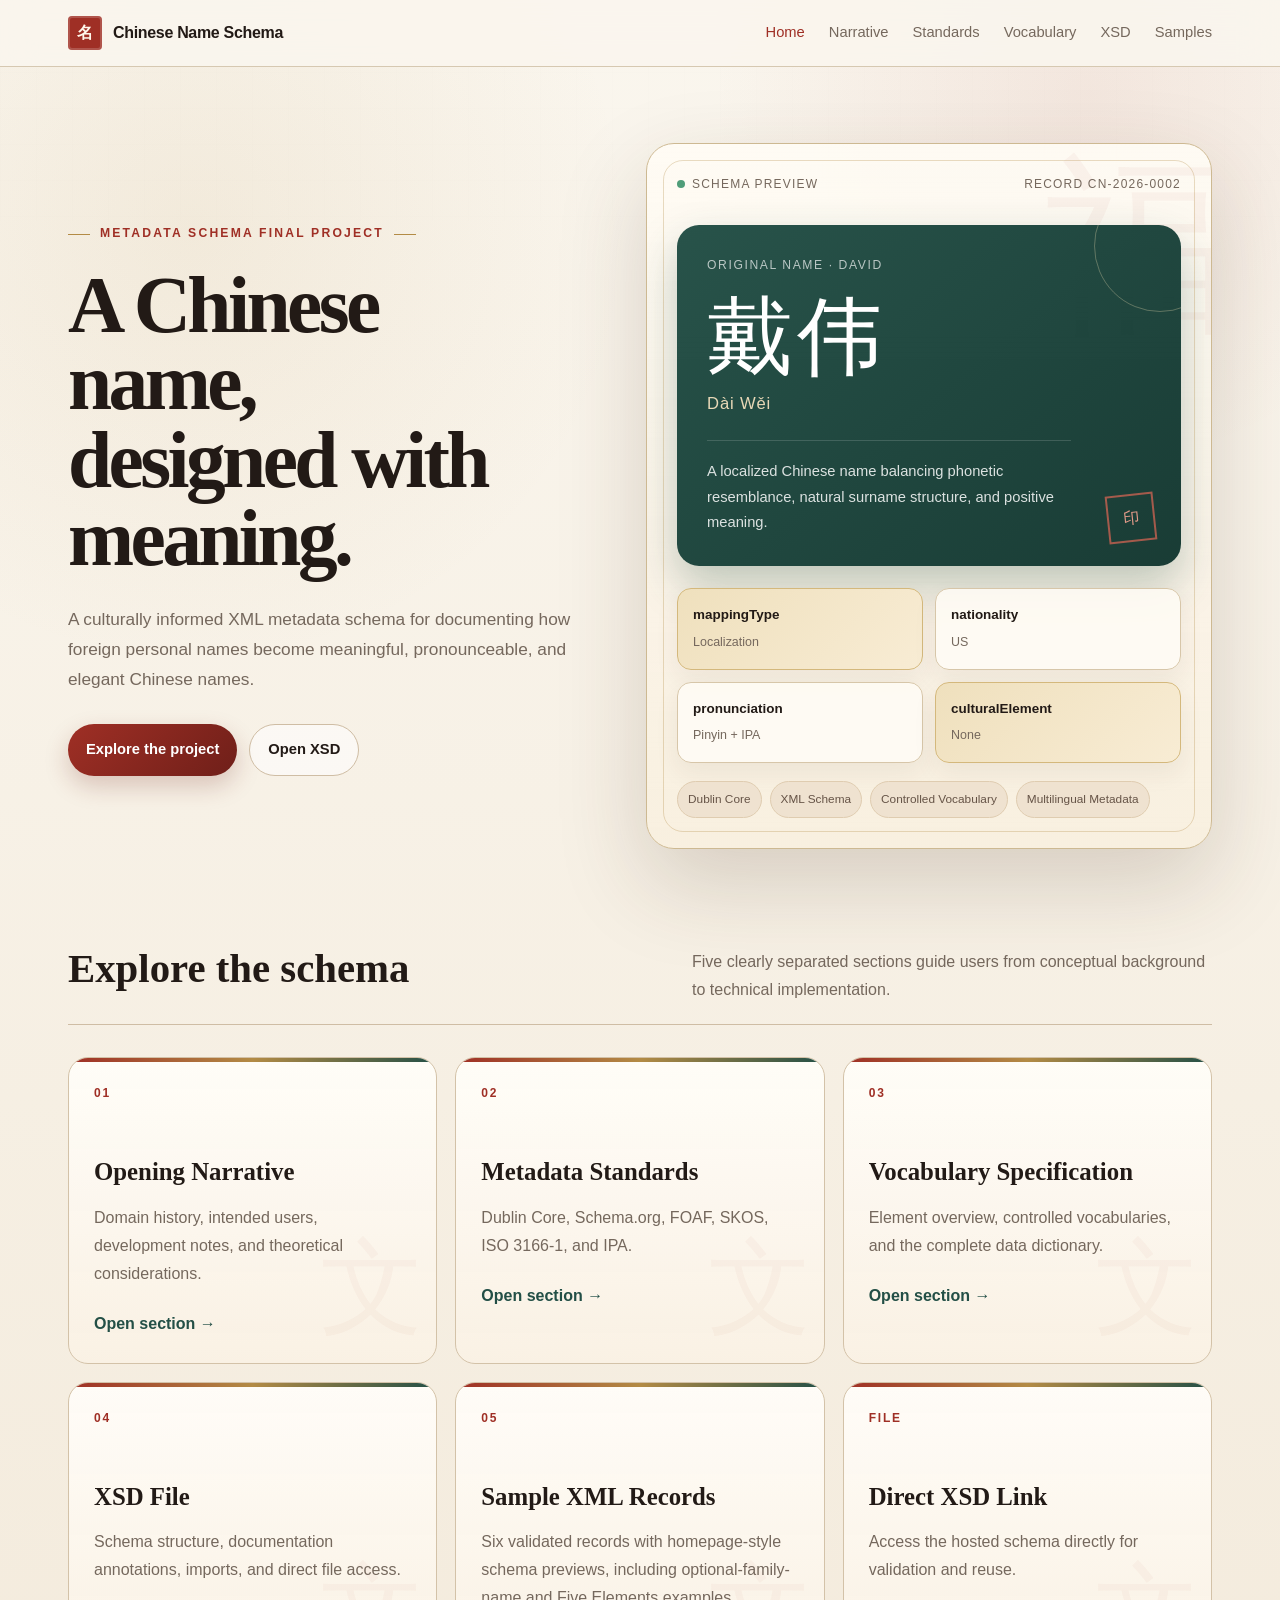
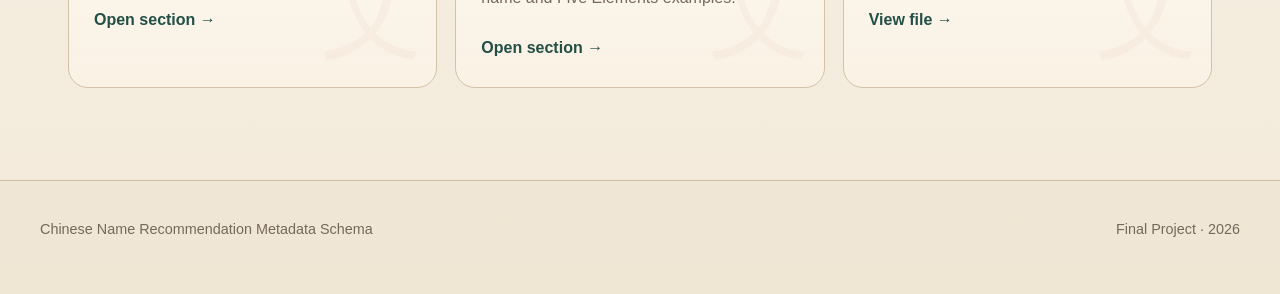
<file: index.html>
<!doctype html>
<html lang="en">
<head>
<meta charset="utf-8">
<meta name="viewport" content="width=device-width,initial-scale=1">
<title>Chinese Name Recommendation Metadata Schema</title>
<meta name="description" content="A culturally informed XML metadata schema for Chinese-name recommendations.">
<link rel="stylesheet" href="style.css">
</head>
<body>
<header class="site-header">
  <nav class="nav" aria-label="Primary navigation">
    <a class="brand" href="index.html">Chinese Name Schema</a>
    <button class="menu-button" type="button" aria-label="Open menu" aria-expanded="false">☰</button>
    <div class="nav-links"><a class="active" href="index.html">Home</a><a class="" href="about.html">Narrative</a><a class="" href="standards.html">Standards</a><a class="" href="vocabulary.html">Vocabulary</a><a class="" href="xsd.html">XSD</a><a class="" href="samples.html">Samples</a></div>
  </nav>
</header>
<main>
  <section class="hero">
    <div class="hero-copy">
      <div class="eyebrow">Metadata Schema Final Project</div>
      <h1>A Chinese name,<br>designed with meaning.</h1>
      <p>A culturally informed XML metadata schema for documenting how foreign personal names become meaningful, pronounceable, and elegant Chinese names.</p>
      <div class="hero-actions">
        <a class="btn-primary" href="about.html">Explore the project</a>
        <a class="btn-outline" href="cn_schema.xsd">Open XSD</a>
      </div>
    </div>

    <div class="hero-visual">
      <div class="visual-top">
        <span><span class="status-dot"></span>Schema preview</span>
        <span>Record CN-2026-0002</span>
      </div>
      <div class="name-card">
        <div class="original">Original name · David</div>
        <div class="hanzi">戴伟</div>
        <div class="pinyin">Dài Wěi</div>
        <div class="meaning">A localized Chinese name balancing phonetic resemblance, natural surname structure, and positive meaning.</div>
      </div>
      <div class="schema-map">
        <div class="node accent"><strong>mappingType</strong><span>Localization</span></div>
        <div class="node"><strong>nationality</strong><span>US</span></div>
        <div class="node"><strong>pronunciation</strong><span>Pinyin + IPA</span></div>
        <div class="node accent"><strong>culturalElement</strong><span>None</span></div>
      </div>
      <div class="chips">
        <span class="chip">Dublin Core</span><span class="chip">XML Schema</span><span class="chip">Controlled Vocabulary</span><span class="chip">Multilingual Metadata</span>
      </div>
    </div>
  </section>

  <section class="container">
    <div class="section-title">
      <h2>Explore the schema</h2>
      <p>Five clearly separated sections guide users from conceptual background to technical implementation.</p>
    </div>
    <div class="cards">
      <a class="card" href="about.html"><div class="card-num">01</div><h3>Opening Narrative</h3><p>Domain history, intended users, development notes, and theoretical considerations.</p><span class="arrow">Open section →</span></a>
      <a class="card" href="standards.html"><div class="card-num">02</div><h3>Metadata Standards</h3><p>Dublin Core, Schema.org, FOAF, SKOS, ISO 3166-1, and IPA.</p><span class="arrow">Open section →</span></a>
      <a class="card" href="vocabulary.html"><div class="card-num">03</div><h3>Vocabulary Specification</h3><p>Element overview, controlled vocabularies, and the complete data dictionary.</p><span class="arrow">Open section →</span></a>
      <a class="card" href="xsd.html"><div class="card-num">04</div><h3>XSD File</h3><p>Schema structure, documentation annotations, imports, and direct file access.</p><span class="arrow">Open section →</span></a>
      <a class="card" href="samples.html"><div class="card-num">05</div><h3>Sample XML Records</h3><p>Six validated records with homepage-style schema previews, including optional-family-name and Five Elements examples.</p><span class="arrow">Open section →</span></a>
      <a class="card" href="cn_schema.xsd"><div class="card-num">FILE</div><h3>Direct XSD Link</h3><p>Access the hosted schema directly for validation and reuse.</p><span class="arrow">View file →</span></a>
    </div>
  </section>
</main>
<footer class="footer">
  <div class="footer-inner">
    <span>Chinese Name Recommendation Metadata Schema</span>
    <span>Final Project · 2026</span>
  </div>
</footer>
<script src="script.js"></script>
</body>
</html>
</file>
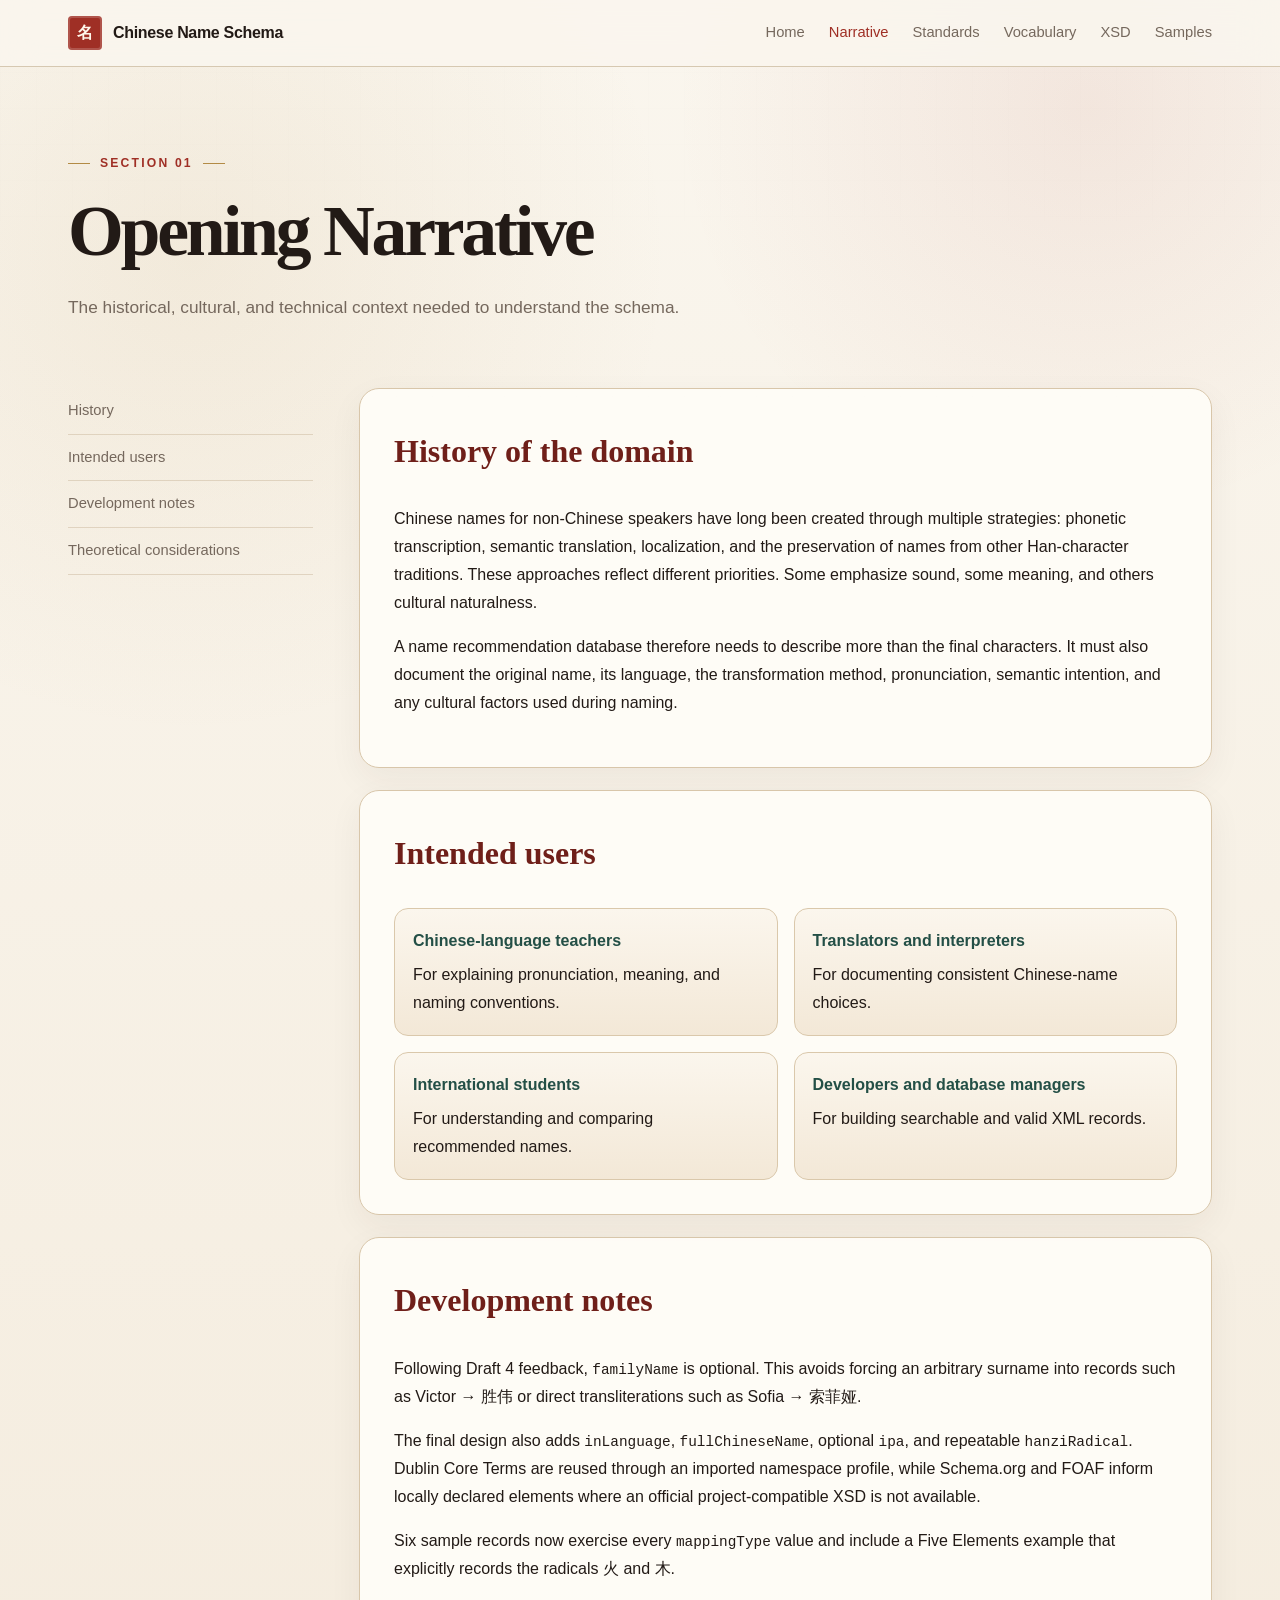
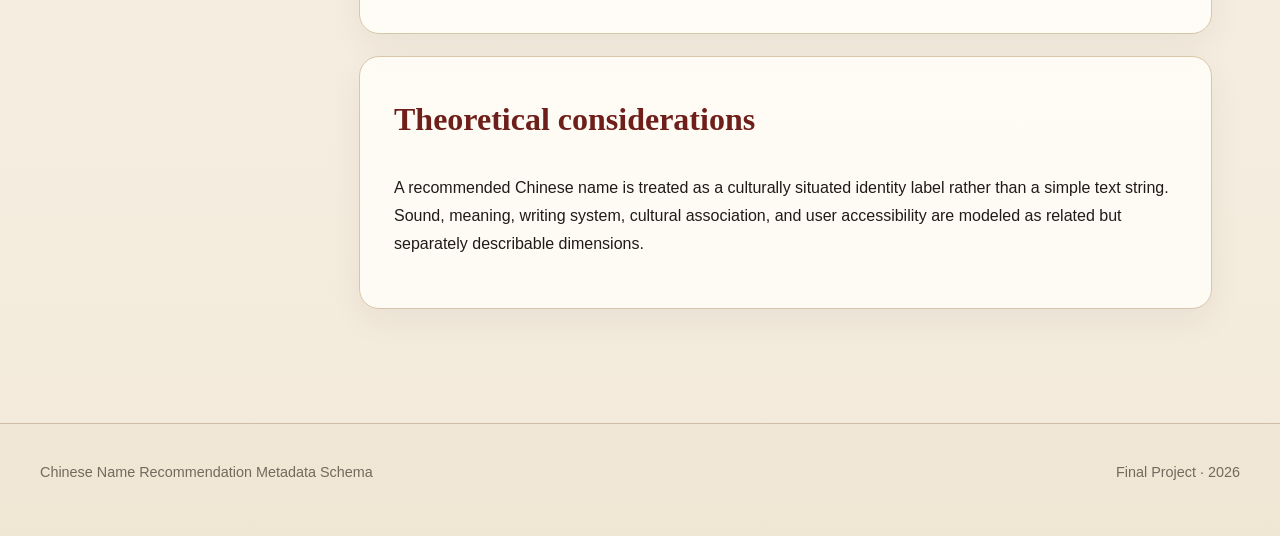
<file: about.html>
<!doctype html>
<html lang="en">
<head>
<meta charset="utf-8">
<meta name="viewport" content="width=device-width,initial-scale=1">
<title>Opening Narrative</title>
<meta name="description" content="Narrative and development rationale for the Chinese Name Recommendation Metadata Schema.">
<link rel="stylesheet" href="style.css">
</head>
<body>
<header class="site-header">
  <nav class="nav" aria-label="Primary navigation">
    <a class="brand" href="index.html">Chinese Name Schema</a>
    <button class="menu-button" type="button" aria-label="Open menu" aria-expanded="false">☰</button>
    <div class="nav-links"><a class="" href="index.html">Home</a><a class="active" href="about.html">Narrative</a><a class="" href="standards.html">Standards</a><a class="" href="vocabulary.html">Vocabulary</a><a class="" href="xsd.html">XSD</a><a class="" href="samples.html">Samples</a></div>
  </nav>
</header>
<main>
<div class="page-hero"><div class="eyebrow">Section 01</div><h1>Opening Narrative</h1><p class="lead">The historical, cultural, and technical context needed to understand the schema.</p></div>
<div class="content">
  <aside class="side-nav"><a href="#history">History</a><a href="#users">Intended users</a><a href="#development">Development notes</a><a href="#theory">Theoretical considerations</a></aside>
  <article class="article">
    <section id="history"><h2>History of the domain</h2><p>Chinese names for non-Chinese speakers have long been created through multiple strategies: phonetic transcription, semantic translation, localization, and the preservation of names from other Han-character traditions. These approaches reflect different priorities. Some emphasize sound, some meaning, and others cultural naturalness.</p><p>A name recommendation database therefore needs to describe more than the final characters. It must also document the original name, its language, the transformation method, pronunciation, semantic intention, and any cultural factors used during naming.</p></section>
    <section id="users"><h2>Intended users</h2><div class="meta-grid"><div class="meta-item"><strong>Chinese-language teachers</strong>For explaining pronunciation, meaning, and naming conventions.</div><div class="meta-item"><strong>Translators and interpreters</strong>For documenting consistent Chinese-name choices.</div><div class="meta-item"><strong>International students</strong>For understanding and comparing recommended names.</div><div class="meta-item"><strong>Developers and database managers</strong>For building searchable and valid XML records.</div></div></section>
    <section id="development"><h2>Development notes</h2><p>Following Draft 4 feedback, <code>familyName</code> is optional. This avoids forcing an arbitrary surname into records such as Victor → 胜伟 or direct transliterations such as Sofia → 索菲娅.</p><p>The final design also adds <code>inLanguage</code>, <code>fullChineseName</code>, optional <code>ipa</code>, and repeatable <code>hanziRadical</code>. Dublin Core Terms are reused through an imported namespace profile, while Schema.org and FOAF inform locally declared elements where an official project-compatible XSD is not available.</p><p>Six sample records now exercise every <code>mappingType</code> value and include a Five Elements example that explicitly records the radicals 火 and 木.</p></section>
    <section id="theory"><h2>Theoretical considerations</h2><p>A recommended Chinese name is treated as a culturally situated identity label rather than a simple text string. Sound, meaning, writing system, cultural association, and user accessibility are modeled as related but separately describable dimensions.</p></section>
  </article>
</div>
</main>
<footer class="footer">
  <div class="footer-inner">
    <span>Chinese Name Recommendation Metadata Schema</span>
    <span>Final Project · 2026</span>
  </div>
</footer>
<script src="script.js"></script>
</body>
</html>
</file>
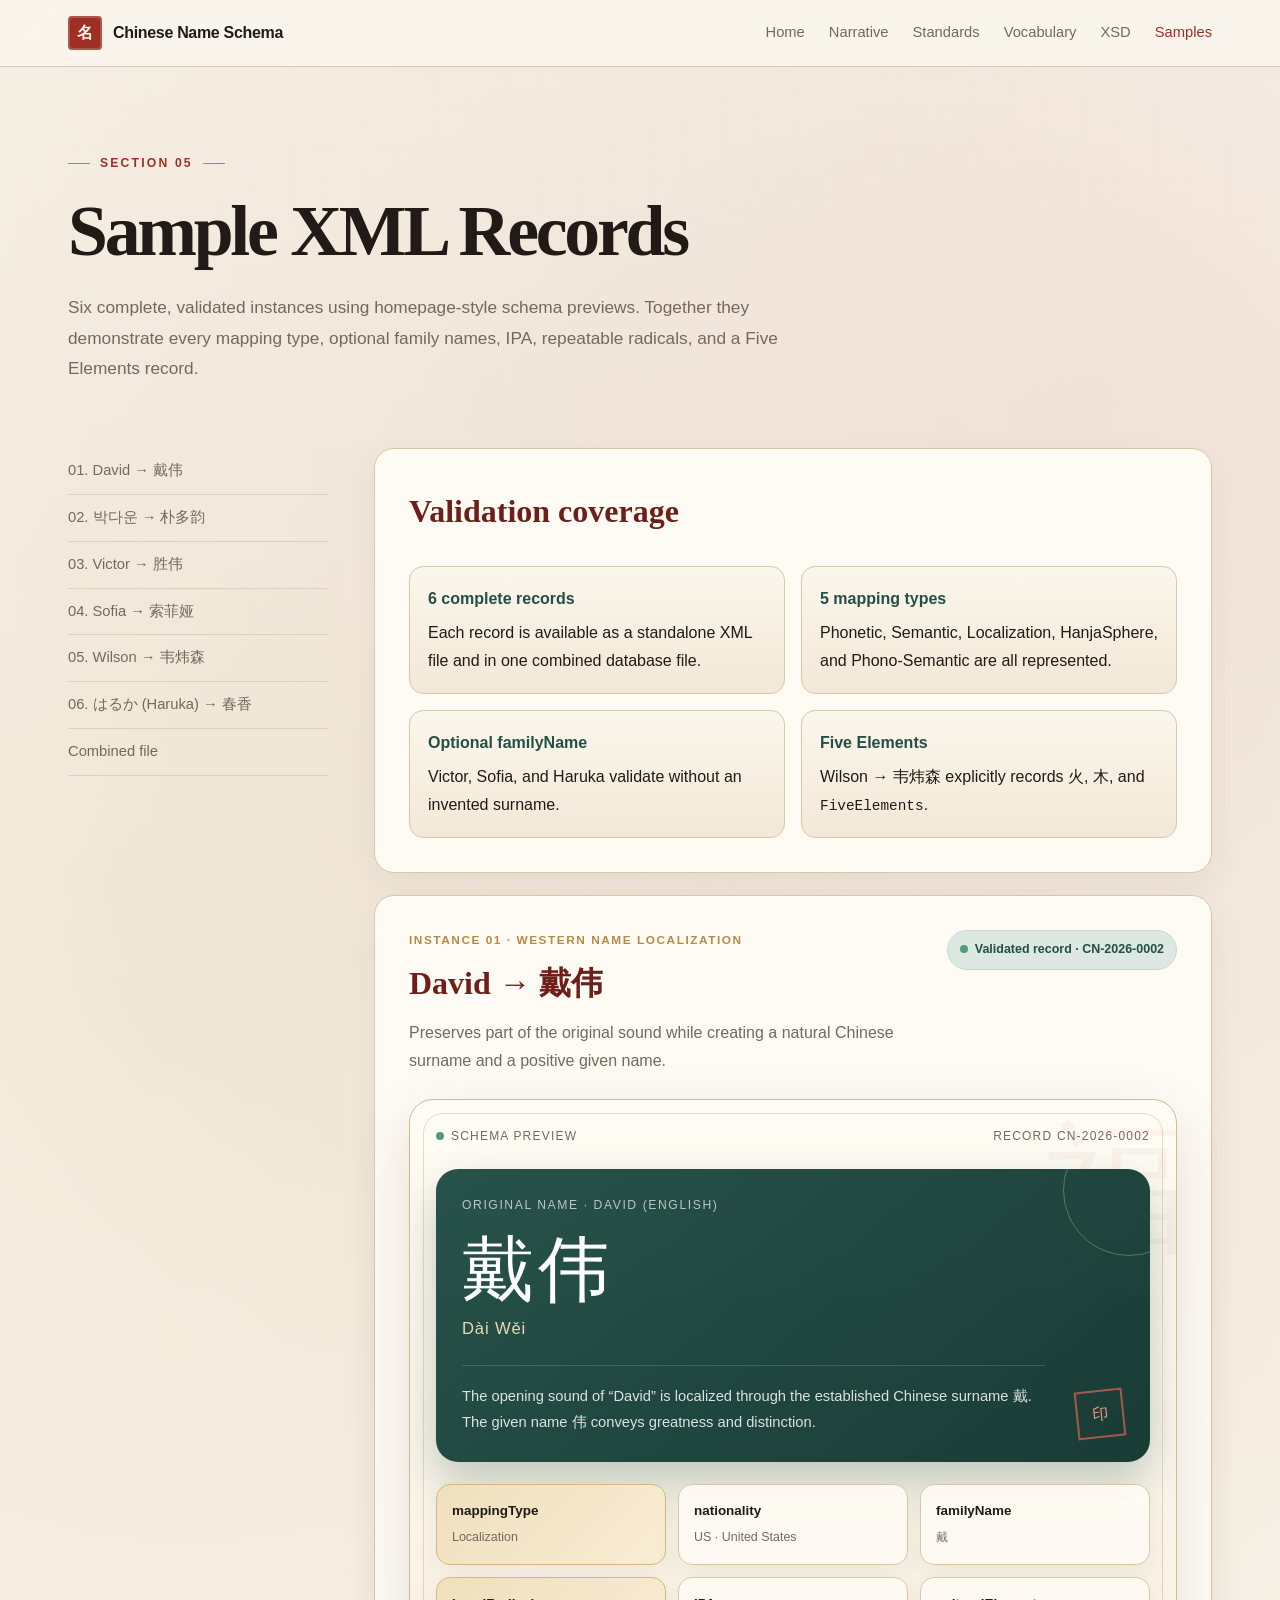
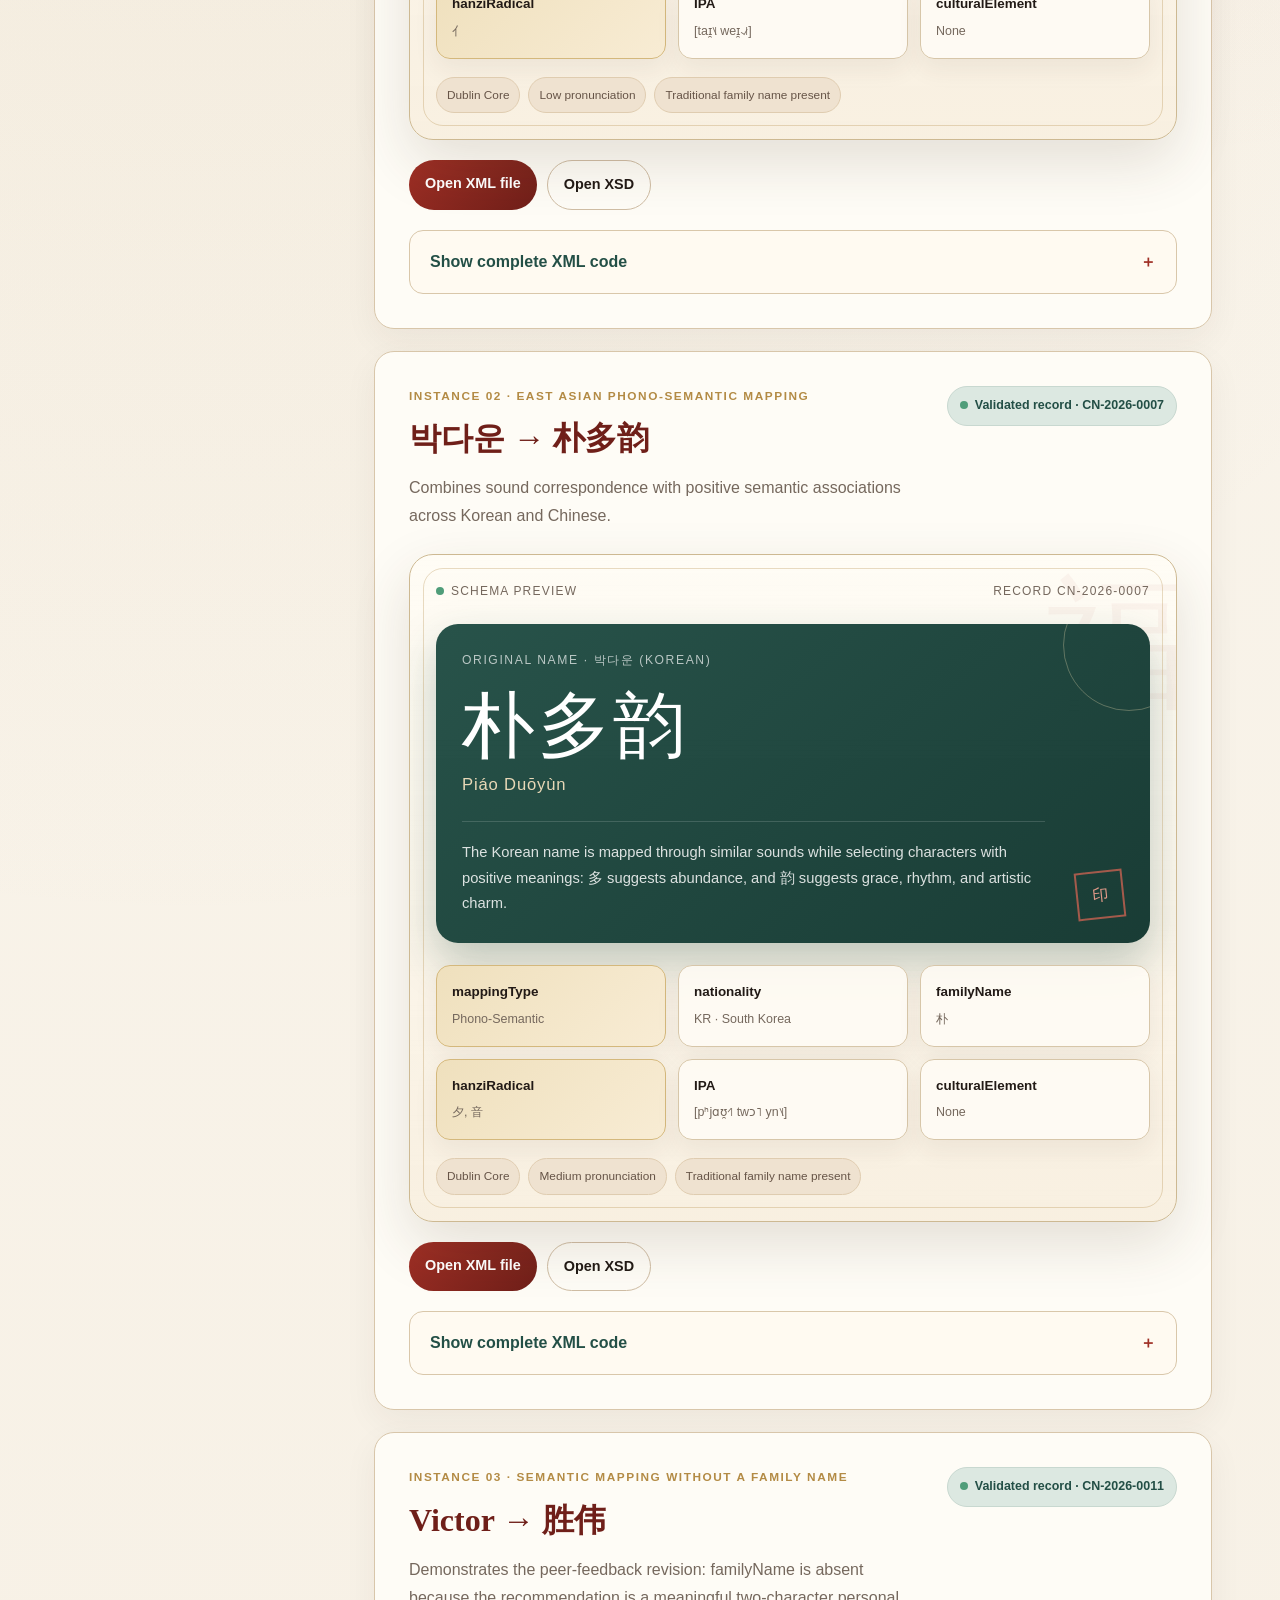
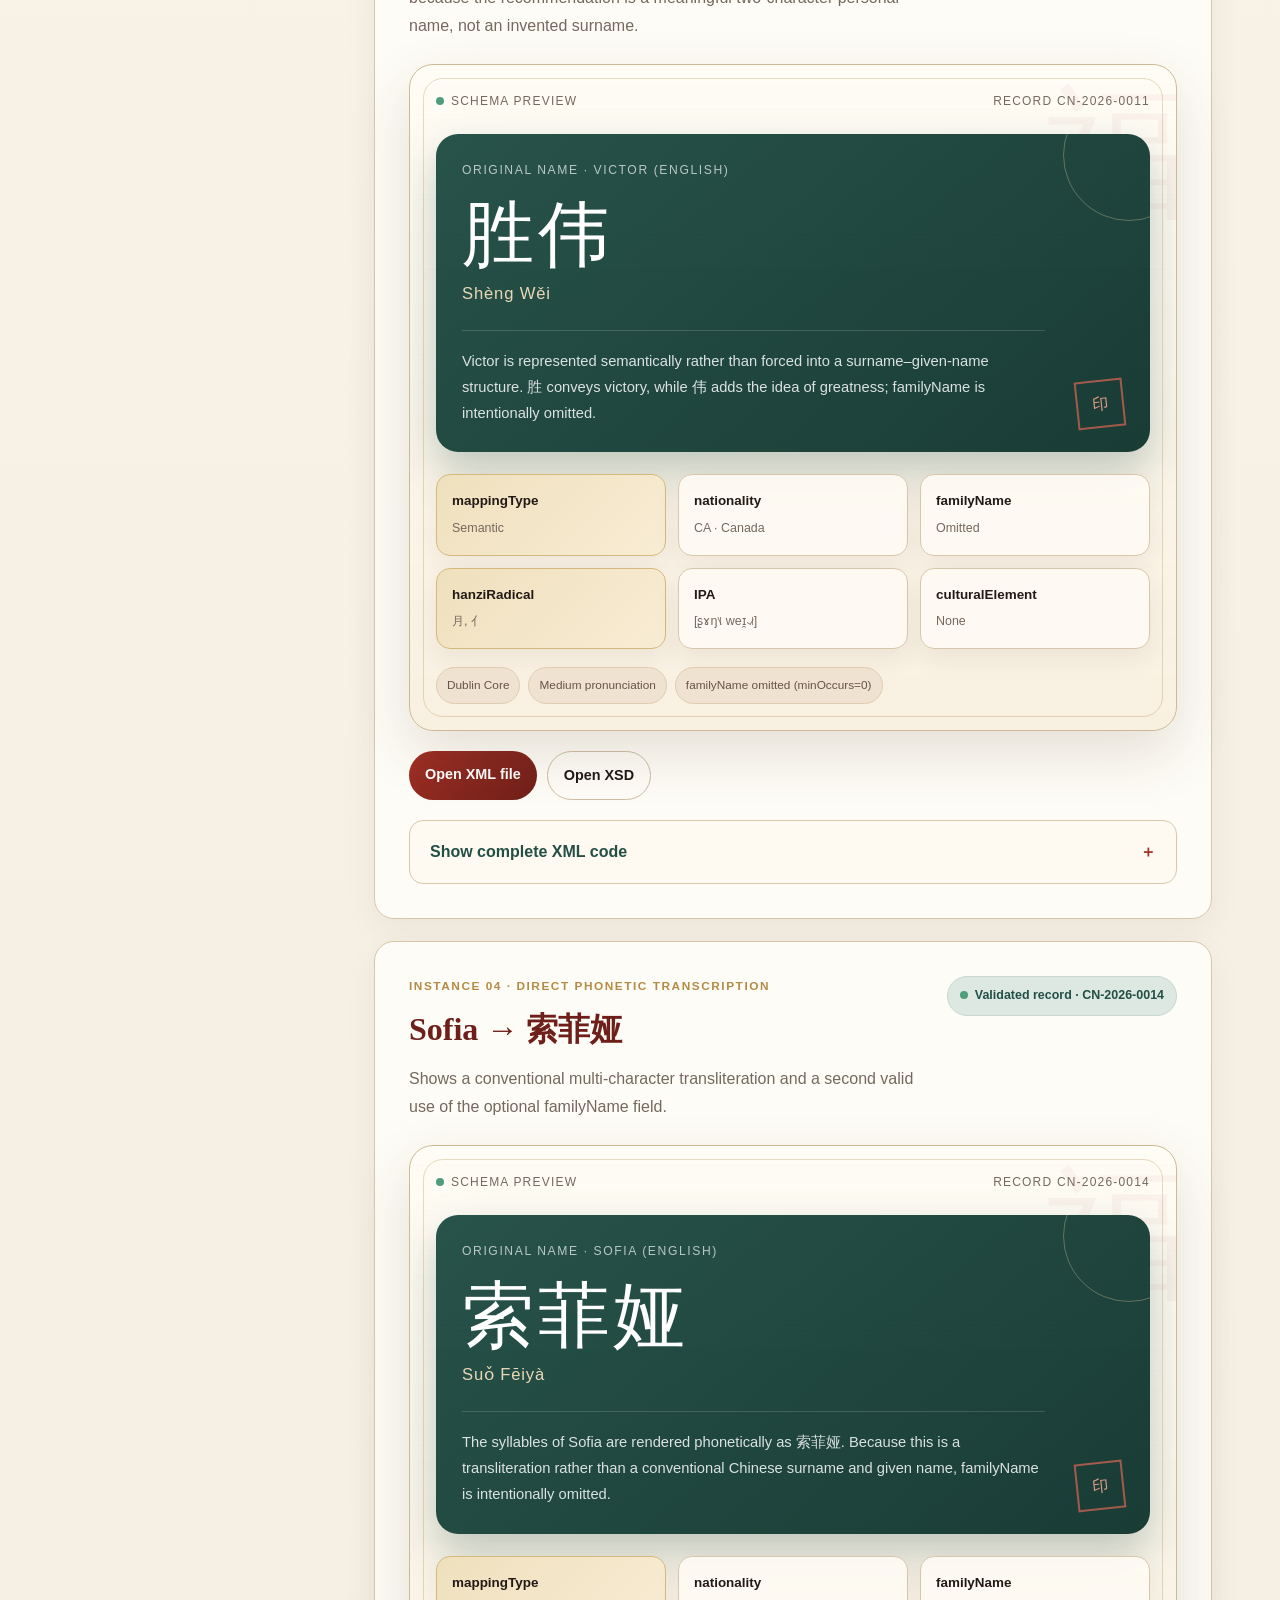
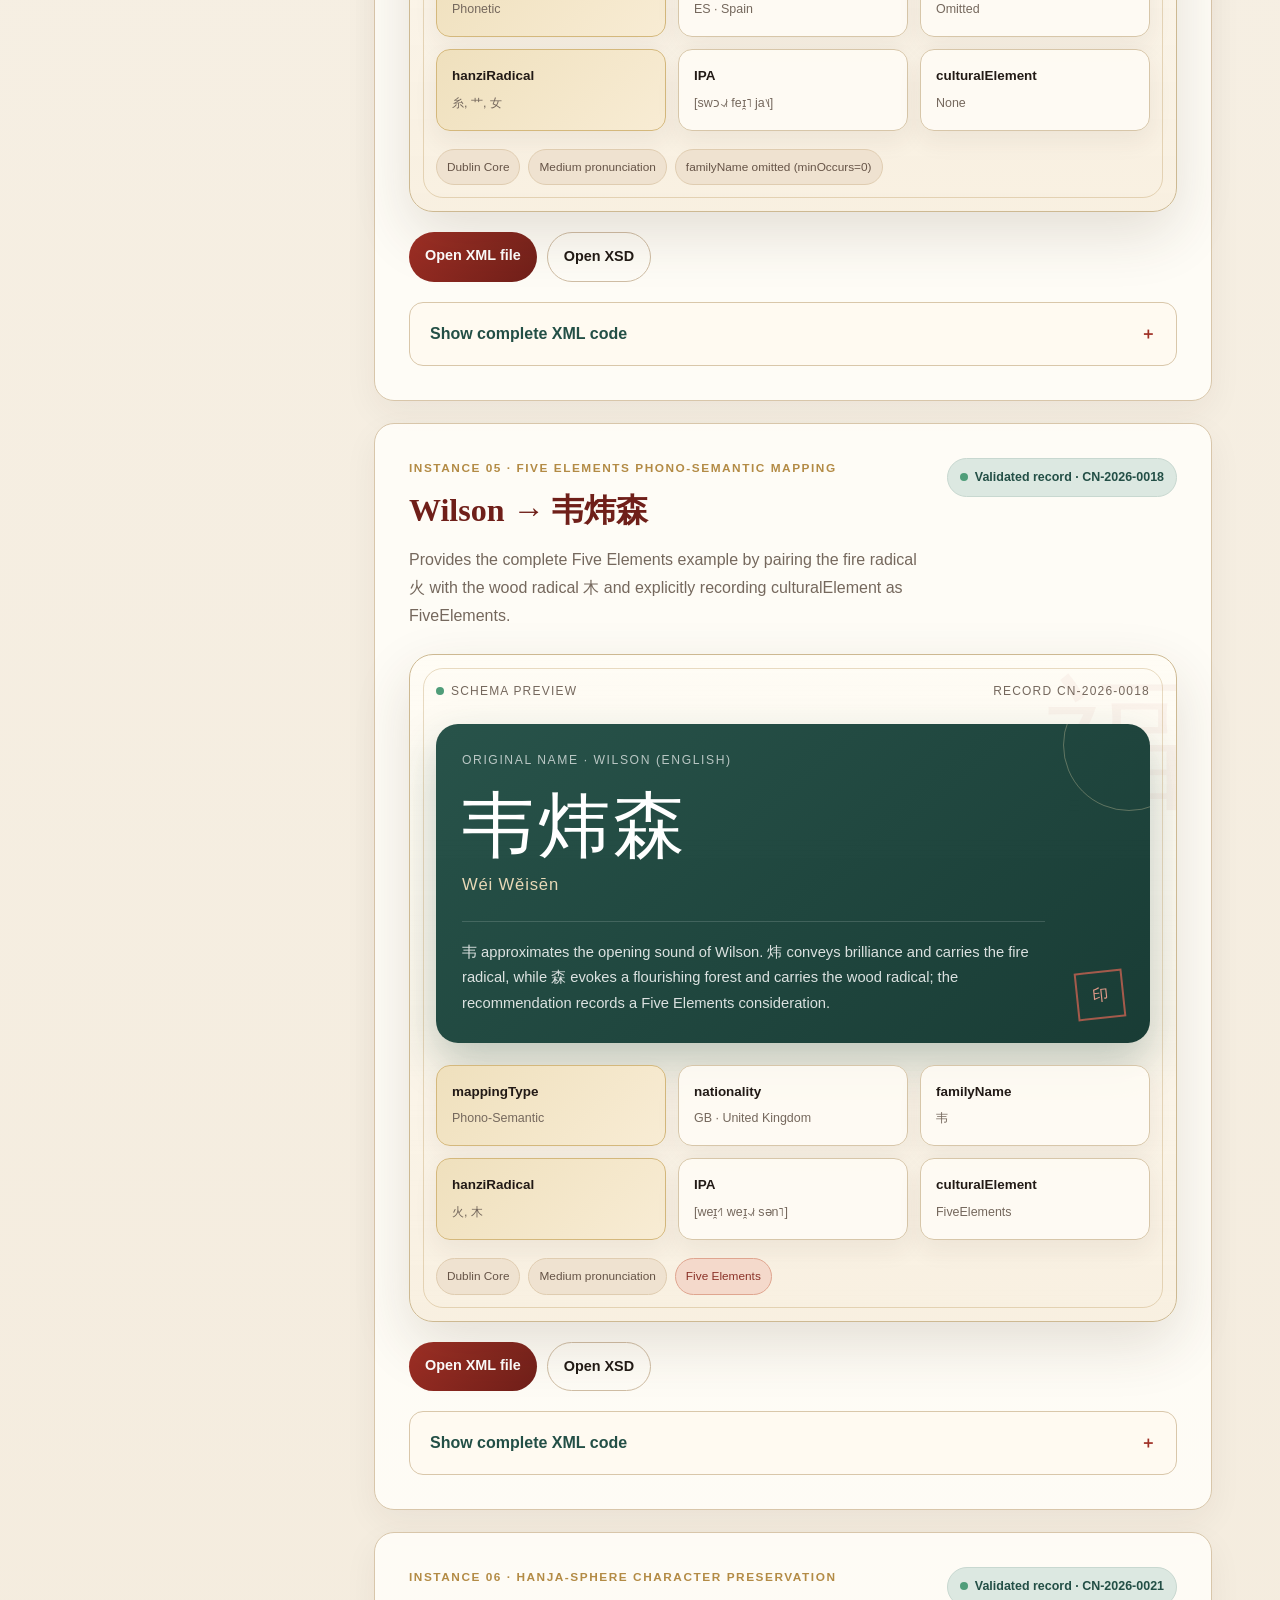
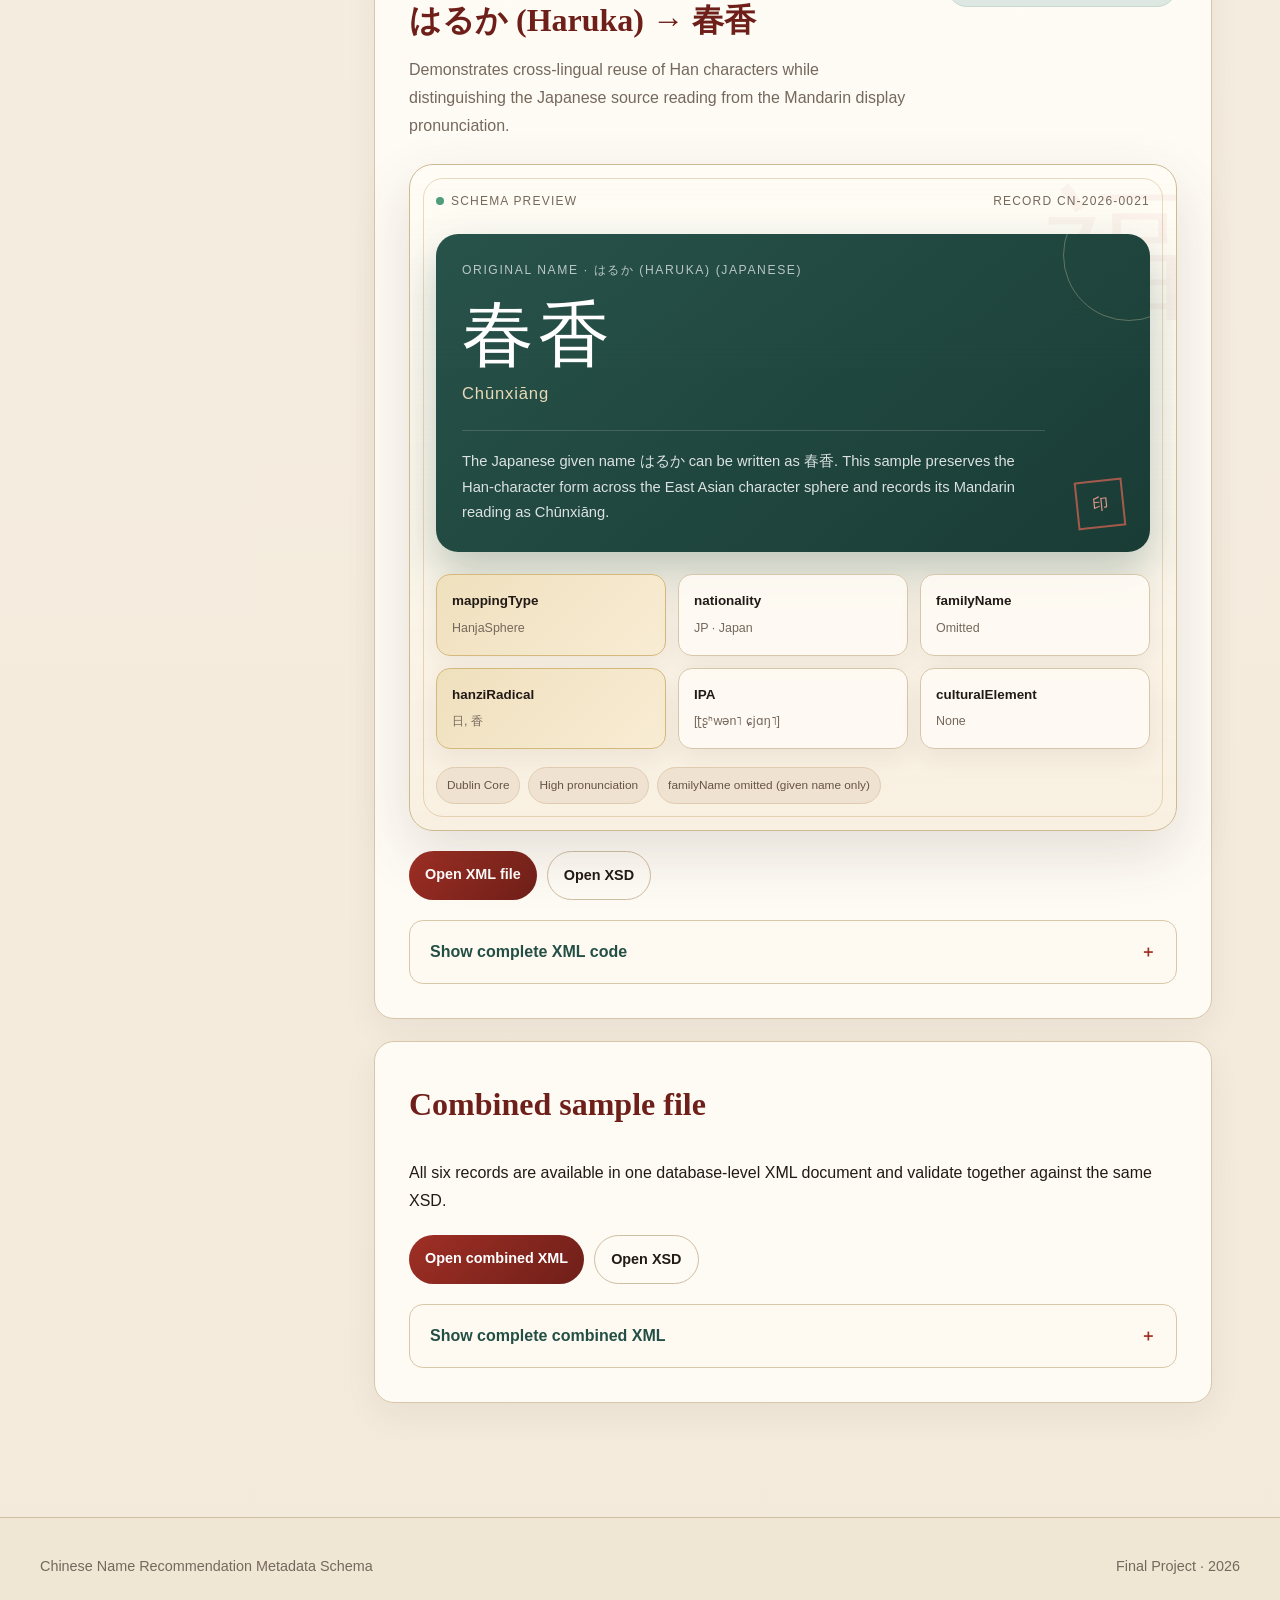
<file: samples.html>
<!doctype html>
<html lang="en">
<head>
<meta charset="utf-8">
<meta name="viewport" content="width=device-width,initial-scale=1">
<title>Sample XML Records</title>
<meta name="description" content="Six validated XML records with schema preview cards, including optional surname and Five Elements examples.">
<link rel="stylesheet" href="style.css">
</head>
<body>
<header class="site-header">
  <nav class="nav" aria-label="Primary navigation">
    <a class="brand" href="index.html">Chinese Name Schema</a>
    <button class="menu-button" type="button" aria-label="Open menu" aria-expanded="false">☰</button>
    <div class="nav-links"><a class="" href="index.html">Home</a><a class="" href="about.html">Narrative</a><a class="" href="standards.html">Standards</a><a class="" href="vocabulary.html">Vocabulary</a><a class="" href="xsd.html">XSD</a><a class="active" href="samples.html">Samples</a></div>
  </nav>
</header>
<main>
<div class="page-hero"><div class="eyebrow">Section 05</div><h1>Sample XML Records</h1><p class="lead">Six complete, validated instances using homepage-style schema previews. Together they demonstrate every mapping type, optional family names, IPA, repeatable radicals, and a Five Elements record.</p></div>
<div class="content samples-layout">
  <aside class="side-nav"><a href="#david">01. David → 戴伟</a><a href="#park">02. 박다운 → 朴多韵</a><a href="#victor">03. Victor → 胜伟</a><a href="#sofia">04. Sofia → 索菲娅</a><a href="#wilson">05. Wilson → 韦炜森</a><a href="#haruka">06. はるか (Haruka) → 春香</a><a href="#combined">Combined file</a></aside>
  <article class="article">
    <section id="coverage"><h2>Validation coverage</h2><div class="meta-grid"><div class="meta-item"><strong>6 complete records</strong>Each record is available as a standalone XML file and in one combined database file.</div><div class="meta-item"><strong>5 mapping types</strong>Phonetic, Semantic, Localization, HanjaSphere, and Phono-Semantic are all represented.</div><div class="meta-item"><strong>Optional familyName</strong>Victor, Sofia, and Haruka validate without an invented surname.</div><div class="meta-item"><strong>Five Elements</strong>Wilson → 韦炜森 explicitly records 火, 木, and <code>FiveElements</code>.</div></div></section>
    <section id="david" class="sample-section">
      <div class="sample-section-heading">
        <div><div class="sample-kicker">Instance 01 · Western Name Localization</div><h2>David → 戴伟</h2><p>Preserves part of the original sound while creating a natural Chinese surname and a positive given name.</p></div>
        <div class="validation-badge"><span class="status-dot"></span>Validated record · CN-2026-0002</div>
      </div>

      <div class="hero-visual schema-preview">
        <div class="visual-top"><span><span class="status-dot"></span>Schema preview</span><span>Record CN-2026-0002</span></div>
        <div class="name-card">
          <div class="original">Original name · David (English)</div>
          <div class="hanzi">戴伟</div>
          <div class="pinyin">Dài Wěi</div>
          <div class="meaning">The opening sound of “David” is localized through the established Chinese surname 戴. The given name 伟 conveys greatness and distinction.</div>
        </div>
        <div class="schema-map">
          <div class="node accent"><strong>mappingType</strong><span>Localization</span></div>
          <div class="node"><strong>nationality</strong><span>US · United States</span></div>
          <div class="node"><strong>familyName</strong><span>戴</span></div>
          <div class="node accent"><strong>hanziRadical</strong><span>亻</span></div>
          <div class="node"><strong>IPA</strong><span>[taɪ̯˥˩ weɪ̯˨˩˦]</span></div>
          <div class="node"><strong>culturalElement</strong><span>None</span></div>
        </div>
        <div class="chips"><span class="chip">Dublin Core</span><span class="chip">Low pronunciation</span><span class="chip">Traditional family name present</span></div>
      </div>

      <div class="btn-row"><a class="btn" href="sample-david.xml">Open XML file</a><a class="btn light" href="cn_schema.xsd">Open XSD</a></div>
      <details class="xml-details"><summary>Show complete XML code</summary><div class="detail-body"><pre><code>&lt;?xml version=&#x27;1.0&#x27; encoding=&#x27;UTF-8&#x27;?&gt;
&lt;ChineseNameDatabase xmlns=&quot;https://6wimu.github.io/615_ChineseName_Schema/&quot; xmlns:dcterms=&quot;http://purl.org/dc/terms/&quot; xmlns:xsi=&quot;http://www.w3.org/2001/XMLSchema-instance&quot; xsi:schemaLocation=&quot;https://6wimu.github.io/615_ChineseName_Schema/ cn_schema.xsd&quot;&gt;
  &lt;NameRecord&gt;
    &lt;dcterms:identifier&gt;CN-2026-0002&lt;/dcterms:identifier&gt;
    &lt;originalName&gt;David&lt;/originalName&gt;
    &lt;inLanguage&gt;English&lt;/inLanguage&gt;
    &lt;familyName&gt;戴&lt;/familyName&gt;
    &lt;givenName&gt;伟&lt;/givenName&gt;
    &lt;fullChineseName&gt;戴伟&lt;/fullChineseName&gt;
    &lt;pinyin&gt;Dài Wěi&lt;/pinyin&gt;
    &lt;ipa&gt;[taɪ̯˥˩ weɪ̯˨˩˦]&lt;/ipa&gt;
    &lt;nationality&gt;US&lt;/nationality&gt;
    &lt;mappingType&gt;Localization&lt;/mappingType&gt;
    &lt;dcterms:description&gt;The opening sound of “David” is localized through the established Chinese surname 戴. The given name 伟 conveys greatness and distinction.&lt;/dcterms:description&gt;
    &lt;hanziRadical&gt;亻&lt;/hanziRadical&gt;
    &lt;pronunciationDifficulty&gt;Low&lt;/pronunciationDifficulty&gt;
    &lt;culturalElement&gt;None&lt;/culturalElement&gt;
  &lt;/NameRecord&gt;
&lt;/ChineseNameDatabase&gt;
</code></pre></div></details>
    </section>
<section id="park" class="sample-section">
      <div class="sample-section-heading">
        <div><div class="sample-kicker">Instance 02 · East Asian Phono-Semantic Mapping</div><h2>박다운 → 朴多韵</h2><p>Combines sound correspondence with positive semantic associations across Korean and Chinese.</p></div>
        <div class="validation-badge"><span class="status-dot"></span>Validated record · CN-2026-0007</div>
      </div>

      <div class="hero-visual schema-preview">
        <div class="visual-top"><span><span class="status-dot"></span>Schema preview</span><span>Record CN-2026-0007</span></div>
        <div class="name-card">
          <div class="original">Original name · 박다운 (Korean)</div>
          <div class="hanzi">朴多韵</div>
          <div class="pinyin">Piáo Duōyùn</div>
          <div class="meaning">The Korean name is mapped through similar sounds while selecting characters with positive meanings: 多 suggests abundance, and 韵 suggests grace, rhythm, and artistic charm.</div>
        </div>
        <div class="schema-map">
          <div class="node accent"><strong>mappingType</strong><span>Phono-Semantic</span></div>
          <div class="node"><strong>nationality</strong><span>KR · South Korea</span></div>
          <div class="node"><strong>familyName</strong><span>朴</span></div>
          <div class="node accent"><strong>hanziRadical</strong><span>夕, 音</span></div>
          <div class="node"><strong>IPA</strong><span>[pʰjɑʊ̯˧˥ twɔ˥ yn˥˩]</span></div>
          <div class="node"><strong>culturalElement</strong><span>None</span></div>
        </div>
        <div class="chips"><span class="chip">Dublin Core</span><span class="chip">Medium pronunciation</span><span class="chip">Traditional family name present</span></div>
      </div>

      <div class="btn-row"><a class="btn" href="sample-park-daun.xml">Open XML file</a><a class="btn light" href="cn_schema.xsd">Open XSD</a></div>
      <details class="xml-details"><summary>Show complete XML code</summary><div class="detail-body"><pre><code>&lt;?xml version=&#x27;1.0&#x27; encoding=&#x27;UTF-8&#x27;?&gt;
&lt;ChineseNameDatabase xmlns=&quot;https://6wimu.github.io/615_ChineseName_Schema/&quot; xmlns:dcterms=&quot;http://purl.org/dc/terms/&quot; xmlns:xsi=&quot;http://www.w3.org/2001/XMLSchema-instance&quot; xsi:schemaLocation=&quot;https://6wimu.github.io/615_ChineseName_Schema/ cn_schema.xsd&quot;&gt;
  &lt;NameRecord&gt;
    &lt;dcterms:identifier&gt;CN-2026-0007&lt;/dcterms:identifier&gt;
    &lt;originalName&gt;박다운&lt;/originalName&gt;
    &lt;inLanguage&gt;Korean&lt;/inLanguage&gt;
    &lt;familyName&gt;朴&lt;/familyName&gt;
    &lt;givenName&gt;多韵&lt;/givenName&gt;
    &lt;fullChineseName&gt;朴多韵&lt;/fullChineseName&gt;
    &lt;pinyin&gt;Piáo Duōyùn&lt;/pinyin&gt;
    &lt;ipa&gt;[pʰjɑʊ̯˧˥ twɔ˥ yn˥˩]&lt;/ipa&gt;
    &lt;nationality&gt;KR&lt;/nationality&gt;
    &lt;mappingType&gt;Phono-Semantic&lt;/mappingType&gt;
    &lt;dcterms:description&gt;The Korean name is mapped through similar sounds while selecting characters with positive meanings: 多 suggests abundance, and 韵 suggests grace, rhythm, and artistic charm.&lt;/dcterms:description&gt;
    &lt;hanziRadical&gt;夕&lt;/hanziRadical&gt;
    &lt;hanziRadical&gt;音&lt;/hanziRadical&gt;
    &lt;pronunciationDifficulty&gt;Medium&lt;/pronunciationDifficulty&gt;
    &lt;culturalElement&gt;None&lt;/culturalElement&gt;
  &lt;/NameRecord&gt;
&lt;/ChineseNameDatabase&gt;
</code></pre></div></details>
    </section>
<section id="victor" class="sample-section">
      <div class="sample-section-heading">
        <div><div class="sample-kicker">Instance 03 · Semantic Mapping without a Family Name</div><h2>Victor → 胜伟</h2><p>Demonstrates the peer-feedback revision: familyName is absent because the recommendation is a meaningful two-character personal name, not an invented surname.</p></div>
        <div class="validation-badge"><span class="status-dot"></span>Validated record · CN-2026-0011</div>
      </div>

      <div class="hero-visual schema-preview">
        <div class="visual-top"><span><span class="status-dot"></span>Schema preview</span><span>Record CN-2026-0011</span></div>
        <div class="name-card">
          <div class="original">Original name · Victor (English)</div>
          <div class="hanzi">胜伟</div>
          <div class="pinyin">Shèng Wěi</div>
          <div class="meaning">Victor is represented semantically rather than forced into a surname–given-name structure. 胜 conveys victory, while 伟 adds the idea of greatness; familyName is intentionally omitted.</div>
        </div>
        <div class="schema-map">
          <div class="node accent"><strong>mappingType</strong><span>Semantic</span></div>
          <div class="node"><strong>nationality</strong><span>CA · Canada</span></div>
          <div class="node"><strong>familyName</strong><span>Omitted</span></div>
          <div class="node accent"><strong>hanziRadical</strong><span>月, 亻</span></div>
          <div class="node"><strong>IPA</strong><span>[ʂɤŋ˥˩ weɪ̯˨˩˦]</span></div>
          <div class="node"><strong>culturalElement</strong><span>None</span></div>
        </div>
        <div class="chips"><span class="chip">Dublin Core</span><span class="chip">Medium pronunciation</span><span class="chip">familyName omitted (minOccurs=0)</span></div>
      </div>

      <div class="btn-row"><a class="btn" href="sample-victor.xml">Open XML file</a><a class="btn light" href="cn_schema.xsd">Open XSD</a></div>
      <details class="xml-details"><summary>Show complete XML code</summary><div class="detail-body"><pre><code>&lt;?xml version=&#x27;1.0&#x27; encoding=&#x27;UTF-8&#x27;?&gt;
&lt;ChineseNameDatabase xmlns=&quot;https://6wimu.github.io/615_ChineseName_Schema/&quot; xmlns:dcterms=&quot;http://purl.org/dc/terms/&quot; xmlns:xsi=&quot;http://www.w3.org/2001/XMLSchema-instance&quot; xsi:schemaLocation=&quot;https://6wimu.github.io/615_ChineseName_Schema/ cn_schema.xsd&quot;&gt;
  &lt;NameRecord&gt;
    &lt;dcterms:identifier&gt;CN-2026-0011&lt;/dcterms:identifier&gt;
    &lt;originalName&gt;Victor&lt;/originalName&gt;
    &lt;inLanguage&gt;English&lt;/inLanguage&gt;
    &lt;givenName&gt;胜伟&lt;/givenName&gt;
    &lt;fullChineseName&gt;胜伟&lt;/fullChineseName&gt;
    &lt;pinyin&gt;Shèng Wěi&lt;/pinyin&gt;
    &lt;ipa&gt;[ʂɤŋ˥˩ weɪ̯˨˩˦]&lt;/ipa&gt;
    &lt;nationality&gt;CA&lt;/nationality&gt;
    &lt;mappingType&gt;Semantic&lt;/mappingType&gt;
    &lt;dcterms:description&gt;Victor is represented semantically rather than forced into a surname–given-name structure. 胜 conveys victory, while 伟 adds the idea of greatness; familyName is intentionally omitted.&lt;/dcterms:description&gt;
    &lt;hanziRadical&gt;月&lt;/hanziRadical&gt;
    &lt;hanziRadical&gt;亻&lt;/hanziRadical&gt;
    &lt;pronunciationDifficulty&gt;Medium&lt;/pronunciationDifficulty&gt;
    &lt;culturalElement&gt;None&lt;/culturalElement&gt;
  &lt;/NameRecord&gt;
&lt;/ChineseNameDatabase&gt;
</code></pre></div></details>
    </section>
<section id="sofia" class="sample-section">
      <div class="sample-section-heading">
        <div><div class="sample-kicker">Instance 04 · Direct Phonetic Transcription</div><h2>Sofia → 索菲娅</h2><p>Shows a conventional multi-character transliteration and a second valid use of the optional familyName field.</p></div>
        <div class="validation-badge"><span class="status-dot"></span>Validated record · CN-2026-0014</div>
      </div>

      <div class="hero-visual schema-preview">
        <div class="visual-top"><span><span class="status-dot"></span>Schema preview</span><span>Record CN-2026-0014</span></div>
        <div class="name-card">
          <div class="original">Original name · Sofia (English)</div>
          <div class="hanzi">索菲娅</div>
          <div class="pinyin">Suǒ Fēiyà</div>
          <div class="meaning">The syllables of Sofia are rendered phonetically as 索菲娅. Because this is a transliteration rather than a conventional Chinese surname and given name, familyName is intentionally omitted.</div>
        </div>
        <div class="schema-map">
          <div class="node accent"><strong>mappingType</strong><span>Phonetic</span></div>
          <div class="node"><strong>nationality</strong><span>ES · Spain</span></div>
          <div class="node"><strong>familyName</strong><span>Omitted</span></div>
          <div class="node accent"><strong>hanziRadical</strong><span>糸, 艹, 女</span></div>
          <div class="node"><strong>IPA</strong><span>[swɔ˨˩˦ feɪ̯˥ ja˥˩]</span></div>
          <div class="node"><strong>culturalElement</strong><span>None</span></div>
        </div>
        <div class="chips"><span class="chip">Dublin Core</span><span class="chip">Medium pronunciation</span><span class="chip">familyName omitted (minOccurs=0)</span></div>
      </div>

      <div class="btn-row"><a class="btn" href="sample-sofia.xml">Open XML file</a><a class="btn light" href="cn_schema.xsd">Open XSD</a></div>
      <details class="xml-details"><summary>Show complete XML code</summary><div class="detail-body"><pre><code>&lt;?xml version=&#x27;1.0&#x27; encoding=&#x27;UTF-8&#x27;?&gt;
&lt;ChineseNameDatabase xmlns=&quot;https://6wimu.github.io/615_ChineseName_Schema/&quot; xmlns:dcterms=&quot;http://purl.org/dc/terms/&quot; xmlns:xsi=&quot;http://www.w3.org/2001/XMLSchema-instance&quot; xsi:schemaLocation=&quot;https://6wimu.github.io/615_ChineseName_Schema/ cn_schema.xsd&quot;&gt;
  &lt;NameRecord&gt;
    &lt;dcterms:identifier&gt;CN-2026-0014&lt;/dcterms:identifier&gt;
    &lt;originalName&gt;Sofia&lt;/originalName&gt;
    &lt;inLanguage&gt;English&lt;/inLanguage&gt;
    &lt;givenName&gt;索菲娅&lt;/givenName&gt;
    &lt;fullChineseName&gt;索菲娅&lt;/fullChineseName&gt;
    &lt;pinyin&gt;Suǒ Fēiyà&lt;/pinyin&gt;
    &lt;ipa&gt;[swɔ˨˩˦ feɪ̯˥ ja˥˩]&lt;/ipa&gt;
    &lt;nationality&gt;ES&lt;/nationality&gt;
    &lt;mappingType&gt;Phonetic&lt;/mappingType&gt;
    &lt;dcterms:description&gt;The syllables of Sofia are rendered phonetically as 索菲娅. Because this is a transliteration rather than a conventional Chinese surname and given name, familyName is intentionally omitted.&lt;/dcterms:description&gt;
    &lt;hanziRadical&gt;糸&lt;/hanziRadical&gt;
    &lt;hanziRadical&gt;艹&lt;/hanziRadical&gt;
    &lt;hanziRadical&gt;女&lt;/hanziRadical&gt;
    &lt;pronunciationDifficulty&gt;Medium&lt;/pronunciationDifficulty&gt;
    &lt;culturalElement&gt;None&lt;/culturalElement&gt;
  &lt;/NameRecord&gt;
&lt;/ChineseNameDatabase&gt;
</code></pre></div></details>
    </section>
<section id="wilson" class="sample-section">
      <div class="sample-section-heading">
        <div><div class="sample-kicker">Instance 05 · Five Elements Phono-Semantic Mapping</div><h2>Wilson → 韦炜森</h2><p>Provides the complete Five Elements example by pairing the fire radical 火 with the wood radical 木 and explicitly recording culturalElement as FiveElements.</p></div>
        <div class="validation-badge"><span class="status-dot"></span>Validated record · CN-2026-0018</div>
      </div>

      <div class="hero-visual schema-preview">
        <div class="visual-top"><span><span class="status-dot"></span>Schema preview</span><span>Record CN-2026-0018</span></div>
        <div class="name-card">
          <div class="original">Original name · Wilson (English)</div>
          <div class="hanzi">韦炜森</div>
          <div class="pinyin">Wéi Wěisēn</div>
          <div class="meaning">韦 approximates the opening sound of Wilson. 炜 conveys brilliance and carries the fire radical, while 森 evokes a flourishing forest and carries the wood radical; the recommendation records a Five Elements consideration.</div>
        </div>
        <div class="schema-map">
          <div class="node accent"><strong>mappingType</strong><span>Phono-Semantic</span></div>
          <div class="node"><strong>nationality</strong><span>GB · United Kingdom</span></div>
          <div class="node"><strong>familyName</strong><span>韦</span></div>
          <div class="node accent"><strong>hanziRadical</strong><span>火, 木</span></div>
          <div class="node"><strong>IPA</strong><span>[weɪ̯˧˥ weɪ̯˨˩˦ sən˥]</span></div>
          <div class="node"><strong>culturalElement</strong><span>FiveElements</span></div>
        </div>
        <div class="chips"><span class="chip">Dublin Core</span><span class="chip">Medium pronunciation</span><span class="chip chip-accent">Five Elements</span></div>
      </div>

      <div class="btn-row"><a class="btn" href="sample-wilson-five-elements.xml">Open XML file</a><a class="btn light" href="cn_schema.xsd">Open XSD</a></div>
      <details class="xml-details"><summary>Show complete XML code</summary><div class="detail-body"><pre><code>&lt;?xml version=&#x27;1.0&#x27; encoding=&#x27;UTF-8&#x27;?&gt;
&lt;ChineseNameDatabase xmlns=&quot;https://6wimu.github.io/615_ChineseName_Schema/&quot; xmlns:dcterms=&quot;http://purl.org/dc/terms/&quot; xmlns:xsi=&quot;http://www.w3.org/2001/XMLSchema-instance&quot; xsi:schemaLocation=&quot;https://6wimu.github.io/615_ChineseName_Schema/ cn_schema.xsd&quot;&gt;
  &lt;NameRecord&gt;
    &lt;dcterms:identifier&gt;CN-2026-0018&lt;/dcterms:identifier&gt;
    &lt;originalName&gt;Wilson&lt;/originalName&gt;
    &lt;inLanguage&gt;English&lt;/inLanguage&gt;
    &lt;familyName&gt;韦&lt;/familyName&gt;
    &lt;givenName&gt;炜森&lt;/givenName&gt;
    &lt;fullChineseName&gt;韦炜森&lt;/fullChineseName&gt;
    &lt;pinyin&gt;Wéi Wěisēn&lt;/pinyin&gt;
    &lt;ipa&gt;[weɪ̯˧˥ weɪ̯˨˩˦ sən˥]&lt;/ipa&gt;
    &lt;nationality&gt;GB&lt;/nationality&gt;
    &lt;mappingType&gt;Phono-Semantic&lt;/mappingType&gt;
    &lt;dcterms:description&gt;韦 approximates the opening sound of Wilson. 炜 conveys brilliance and carries the fire radical, while 森 evokes a flourishing forest and carries the wood radical; the recommendation records a Five Elements consideration.&lt;/dcterms:description&gt;
    &lt;hanziRadical&gt;火&lt;/hanziRadical&gt;
    &lt;hanziRadical&gt;木&lt;/hanziRadical&gt;
    &lt;pronunciationDifficulty&gt;Medium&lt;/pronunciationDifficulty&gt;
    &lt;culturalElement&gt;FiveElements&lt;/culturalElement&gt;
  &lt;/NameRecord&gt;
&lt;/ChineseNameDatabase&gt;
</code></pre></div></details>
    </section>
<section id="haruka" class="sample-section">
      <div class="sample-section-heading">
        <div><div class="sample-kicker">Instance 06 · Hanja-Sphere Character Preservation</div><h2>はるか (Haruka) → 春香</h2><p>Demonstrates cross-lingual reuse of Han characters while distinguishing the Japanese source reading from the Mandarin display pronunciation.</p></div>
        <div class="validation-badge"><span class="status-dot"></span>Validated record · CN-2026-0021</div>
      </div>

      <div class="hero-visual schema-preview">
        <div class="visual-top"><span><span class="status-dot"></span>Schema preview</span><span>Record CN-2026-0021</span></div>
        <div class="name-card">
          <div class="original">Original name · はるか (Haruka) (Japanese)</div>
          <div class="hanzi">春香</div>
          <div class="pinyin">Chūnxiāng</div>
          <div class="meaning">The Japanese given name はるか can be written as 春香. This sample preserves the Han-character form across the East Asian character sphere and records its Mandarin reading as Chūnxiāng.</div>
        </div>
        <div class="schema-map">
          <div class="node accent"><strong>mappingType</strong><span>HanjaSphere</span></div>
          <div class="node"><strong>nationality</strong><span>JP · Japan</span></div>
          <div class="node"><strong>familyName</strong><span>Omitted</span></div>
          <div class="node accent"><strong>hanziRadical</strong><span>日, 香</span></div>
          <div class="node"><strong>IPA</strong><span>[ʈʂʰwən˥ ɕjɑŋ˥]</span></div>
          <div class="node"><strong>culturalElement</strong><span>None</span></div>
        </div>
        <div class="chips"><span class="chip">Dublin Core</span><span class="chip">High pronunciation</span><span class="chip">familyName omitted (given name only)</span></div>
      </div>

      <div class="btn-row"><a class="btn" href="sample-haruka.xml">Open XML file</a><a class="btn light" href="cn_schema.xsd">Open XSD</a></div>
      <details class="xml-details"><summary>Show complete XML code</summary><div class="detail-body"><pre><code>&lt;?xml version=&#x27;1.0&#x27; encoding=&#x27;UTF-8&#x27;?&gt;
&lt;ChineseNameDatabase xmlns=&quot;https://6wimu.github.io/615_ChineseName_Schema/&quot; xmlns:dcterms=&quot;http://purl.org/dc/terms/&quot; xmlns:xsi=&quot;http://www.w3.org/2001/XMLSchema-instance&quot; xsi:schemaLocation=&quot;https://6wimu.github.io/615_ChineseName_Schema/ cn_schema.xsd&quot;&gt;
  &lt;NameRecord&gt;
    &lt;dcterms:identifier&gt;CN-2026-0021&lt;/dcterms:identifier&gt;
    &lt;originalName&gt;はるか (Haruka)&lt;/originalName&gt;
    &lt;inLanguage&gt;Japanese&lt;/inLanguage&gt;
    &lt;givenName&gt;春香&lt;/givenName&gt;
    &lt;fullChineseName&gt;春香&lt;/fullChineseName&gt;
    &lt;pinyin&gt;Chūnxiāng&lt;/pinyin&gt;
    &lt;ipa&gt;[ʈʂʰwən˥ ɕjɑŋ˥]&lt;/ipa&gt;
    &lt;nationality&gt;JP&lt;/nationality&gt;
    &lt;mappingType&gt;HanjaSphere&lt;/mappingType&gt;
    &lt;dcterms:description&gt;The Japanese given name はるか can be written as 春香. This sample preserves the Han-character form across the East Asian character sphere and records its Mandarin reading as Chūnxiāng.&lt;/dcterms:description&gt;
    &lt;hanziRadical&gt;日&lt;/hanziRadical&gt;
    &lt;hanziRadical&gt;香&lt;/hanziRadical&gt;
    &lt;pronunciationDifficulty&gt;High&lt;/pronunciationDifficulty&gt;
    &lt;culturalElement&gt;None&lt;/culturalElement&gt;
  &lt;/NameRecord&gt;
&lt;/ChineseNameDatabase&gt;
</code></pre></div></details>
    </section>
    <section id="combined"><h2>Combined sample file</h2><p>All six records are available in one database-level XML document and validate together against the same XSD.</p><div class="btn-row"><a class="btn" href="sample-records.xml">Open combined XML</a><a class="btn light" href="cn_schema.xsd">Open XSD</a></div><details class="xml-details"><summary>Show complete combined XML</summary><div class="detail-body"><pre><code>&lt;?xml version=&#x27;1.0&#x27; encoding=&#x27;UTF-8&#x27;?&gt;
&lt;ChineseNameDatabase xmlns=&quot;https://6wimu.github.io/615_ChineseName_Schema/&quot; xmlns:dcterms=&quot;http://purl.org/dc/terms/&quot; xmlns:xsi=&quot;http://www.w3.org/2001/XMLSchema-instance&quot; xsi:schemaLocation=&quot;https://6wimu.github.io/615_ChineseName_Schema/ cn_schema.xsd&quot;&gt;
  &lt;NameRecord&gt;
    &lt;dcterms:identifier&gt;CN-2026-0002&lt;/dcterms:identifier&gt;
    &lt;originalName&gt;David&lt;/originalName&gt;
    &lt;inLanguage&gt;English&lt;/inLanguage&gt;
    &lt;familyName&gt;戴&lt;/familyName&gt;
    &lt;givenName&gt;伟&lt;/givenName&gt;
    &lt;fullChineseName&gt;戴伟&lt;/fullChineseName&gt;
    &lt;pinyin&gt;Dài Wěi&lt;/pinyin&gt;
    &lt;ipa&gt;[taɪ̯˥˩ weɪ̯˨˩˦]&lt;/ipa&gt;
    &lt;nationality&gt;US&lt;/nationality&gt;
    &lt;mappingType&gt;Localization&lt;/mappingType&gt;
    &lt;dcterms:description&gt;The opening sound of “David” is localized through the established Chinese surname 戴. The given name 伟 conveys greatness and distinction.&lt;/dcterms:description&gt;
    &lt;hanziRadical&gt;亻&lt;/hanziRadical&gt;
    &lt;pronunciationDifficulty&gt;Low&lt;/pronunciationDifficulty&gt;
    &lt;culturalElement&gt;None&lt;/culturalElement&gt;
  &lt;/NameRecord&gt;
  &lt;NameRecord&gt;
    &lt;dcterms:identifier&gt;CN-2026-0007&lt;/dcterms:identifier&gt;
    &lt;originalName&gt;박다운&lt;/originalName&gt;
    &lt;inLanguage&gt;Korean&lt;/inLanguage&gt;
    &lt;familyName&gt;朴&lt;/familyName&gt;
    &lt;givenName&gt;多韵&lt;/givenName&gt;
    &lt;fullChineseName&gt;朴多韵&lt;/fullChineseName&gt;
    &lt;pinyin&gt;Piáo Duōyùn&lt;/pinyin&gt;
    &lt;ipa&gt;[pʰjɑʊ̯˧˥ twɔ˥ yn˥˩]&lt;/ipa&gt;
    &lt;nationality&gt;KR&lt;/nationality&gt;
    &lt;mappingType&gt;Phono-Semantic&lt;/mappingType&gt;
    &lt;dcterms:description&gt;The Korean name is mapped through similar sounds while selecting characters with positive meanings: 多 suggests abundance, and 韵 suggests grace, rhythm, and artistic charm.&lt;/dcterms:description&gt;
    &lt;hanziRadical&gt;夕&lt;/hanziRadical&gt;
    &lt;hanziRadical&gt;音&lt;/hanziRadical&gt;
    &lt;pronunciationDifficulty&gt;Medium&lt;/pronunciationDifficulty&gt;
    &lt;culturalElement&gt;None&lt;/culturalElement&gt;
  &lt;/NameRecord&gt;
  &lt;NameRecord&gt;
    &lt;dcterms:identifier&gt;CN-2026-0011&lt;/dcterms:identifier&gt;
    &lt;originalName&gt;Victor&lt;/originalName&gt;
    &lt;inLanguage&gt;English&lt;/inLanguage&gt;
    &lt;givenName&gt;胜伟&lt;/givenName&gt;
    &lt;fullChineseName&gt;胜伟&lt;/fullChineseName&gt;
    &lt;pinyin&gt;Shèng Wěi&lt;/pinyin&gt;
    &lt;ipa&gt;[ʂɤŋ˥˩ weɪ̯˨˩˦]&lt;/ipa&gt;
    &lt;nationality&gt;CA&lt;/nationality&gt;
    &lt;mappingType&gt;Semantic&lt;/mappingType&gt;
    &lt;dcterms:description&gt;Victor is represented semantically rather than forced into a surname–given-name structure. 胜 conveys victory, while 伟 adds the idea of greatness; familyName is intentionally omitted.&lt;/dcterms:description&gt;
    &lt;hanziRadical&gt;月&lt;/hanziRadical&gt;
    &lt;hanziRadical&gt;亻&lt;/hanziRadical&gt;
    &lt;pronunciationDifficulty&gt;Medium&lt;/pronunciationDifficulty&gt;
    &lt;culturalElement&gt;None&lt;/culturalElement&gt;
  &lt;/NameRecord&gt;
  &lt;NameRecord&gt;
    &lt;dcterms:identifier&gt;CN-2026-0014&lt;/dcterms:identifier&gt;
    &lt;originalName&gt;Sofia&lt;/originalName&gt;
    &lt;inLanguage&gt;English&lt;/inLanguage&gt;
    &lt;givenName&gt;索菲娅&lt;/givenName&gt;
    &lt;fullChineseName&gt;索菲娅&lt;/fullChineseName&gt;
    &lt;pinyin&gt;Suǒ Fēiyà&lt;/pinyin&gt;
    &lt;ipa&gt;[swɔ˨˩˦ feɪ̯˥ ja˥˩]&lt;/ipa&gt;
    &lt;nationality&gt;ES&lt;/nationality&gt;
    &lt;mappingType&gt;Phonetic&lt;/mappingType&gt;
    &lt;dcterms:description&gt;The syllables of Sofia are rendered phonetically as 索菲娅. Because this is a transliteration rather than a conventional Chinese surname and given name, familyName is intentionally omitted.&lt;/dcterms:description&gt;
    &lt;hanziRadical&gt;糸&lt;/hanziRadical&gt;
    &lt;hanziRadical&gt;艹&lt;/hanziRadical&gt;
    &lt;hanziRadical&gt;女&lt;/hanziRadical&gt;
    &lt;pronunciationDifficulty&gt;Medium&lt;/pronunciationDifficulty&gt;
    &lt;culturalElement&gt;None&lt;/culturalElement&gt;
  &lt;/NameRecord&gt;
  &lt;NameRecord&gt;
    &lt;dcterms:identifier&gt;CN-2026-0018&lt;/dcterms:identifier&gt;
    &lt;originalName&gt;Wilson&lt;/originalName&gt;
    &lt;inLanguage&gt;English&lt;/inLanguage&gt;
    &lt;familyName&gt;韦&lt;/familyName&gt;
    &lt;givenName&gt;炜森&lt;/givenName&gt;
    &lt;fullChineseName&gt;韦炜森&lt;/fullChineseName&gt;
    &lt;pinyin&gt;Wéi Wěisēn&lt;/pinyin&gt;
    &lt;ipa&gt;[weɪ̯˧˥ weɪ̯˨˩˦ sən˥]&lt;/ipa&gt;
    &lt;nationality&gt;GB&lt;/nationality&gt;
    &lt;mappingType&gt;Phono-Semantic&lt;/mappingType&gt;
    &lt;dcterms:description&gt;韦 approximates the opening sound of Wilson. 炜 conveys brilliance and carries the fire radical, while 森 evokes a flourishing forest and carries the wood radical; the recommendation records a Five Elements consideration.&lt;/dcterms:description&gt;
    &lt;hanziRadical&gt;火&lt;/hanziRadical&gt;
    &lt;hanziRadical&gt;木&lt;/hanziRadical&gt;
    &lt;pronunciationDifficulty&gt;Medium&lt;/pronunciationDifficulty&gt;
    &lt;culturalElement&gt;FiveElements&lt;/culturalElement&gt;
  &lt;/NameRecord&gt;
  &lt;NameRecord&gt;
    &lt;dcterms:identifier&gt;CN-2026-0021&lt;/dcterms:identifier&gt;
    &lt;originalName&gt;はるか (Haruka)&lt;/originalName&gt;
    &lt;inLanguage&gt;Japanese&lt;/inLanguage&gt;
    &lt;givenName&gt;春香&lt;/givenName&gt;
    &lt;fullChineseName&gt;春香&lt;/fullChineseName&gt;
    &lt;pinyin&gt;Chūnxiāng&lt;/pinyin&gt;
    &lt;ipa&gt;[ʈʂʰwən˥ ɕjɑŋ˥]&lt;/ipa&gt;
    &lt;nationality&gt;JP&lt;/nationality&gt;
    &lt;mappingType&gt;HanjaSphere&lt;/mappingType&gt;
    &lt;dcterms:description&gt;The Japanese given name はるか can be written as 春香. This sample preserves the Han-character form across the East Asian character sphere and records its Mandarin reading as Chūnxiāng.&lt;/dcterms:description&gt;
    &lt;hanziRadical&gt;日&lt;/hanziRadical&gt;
    &lt;hanziRadical&gt;香&lt;/hanziRadical&gt;
    &lt;pronunciationDifficulty&gt;High&lt;/pronunciationDifficulty&gt;
    &lt;culturalElement&gt;None&lt;/culturalElement&gt;
  &lt;/NameRecord&gt;
&lt;/ChineseNameDatabase&gt;
</code></pre></div></details></section>
  </article>
</div>
</main>
<footer class="footer">
  <div class="footer-inner">
    <span>Chinese Name Recommendation Metadata Schema</span>
    <span>Final Project · 2026</span>
  </div>
</footer>
<script src="script.js"></script>
</body>
</html>
</file>
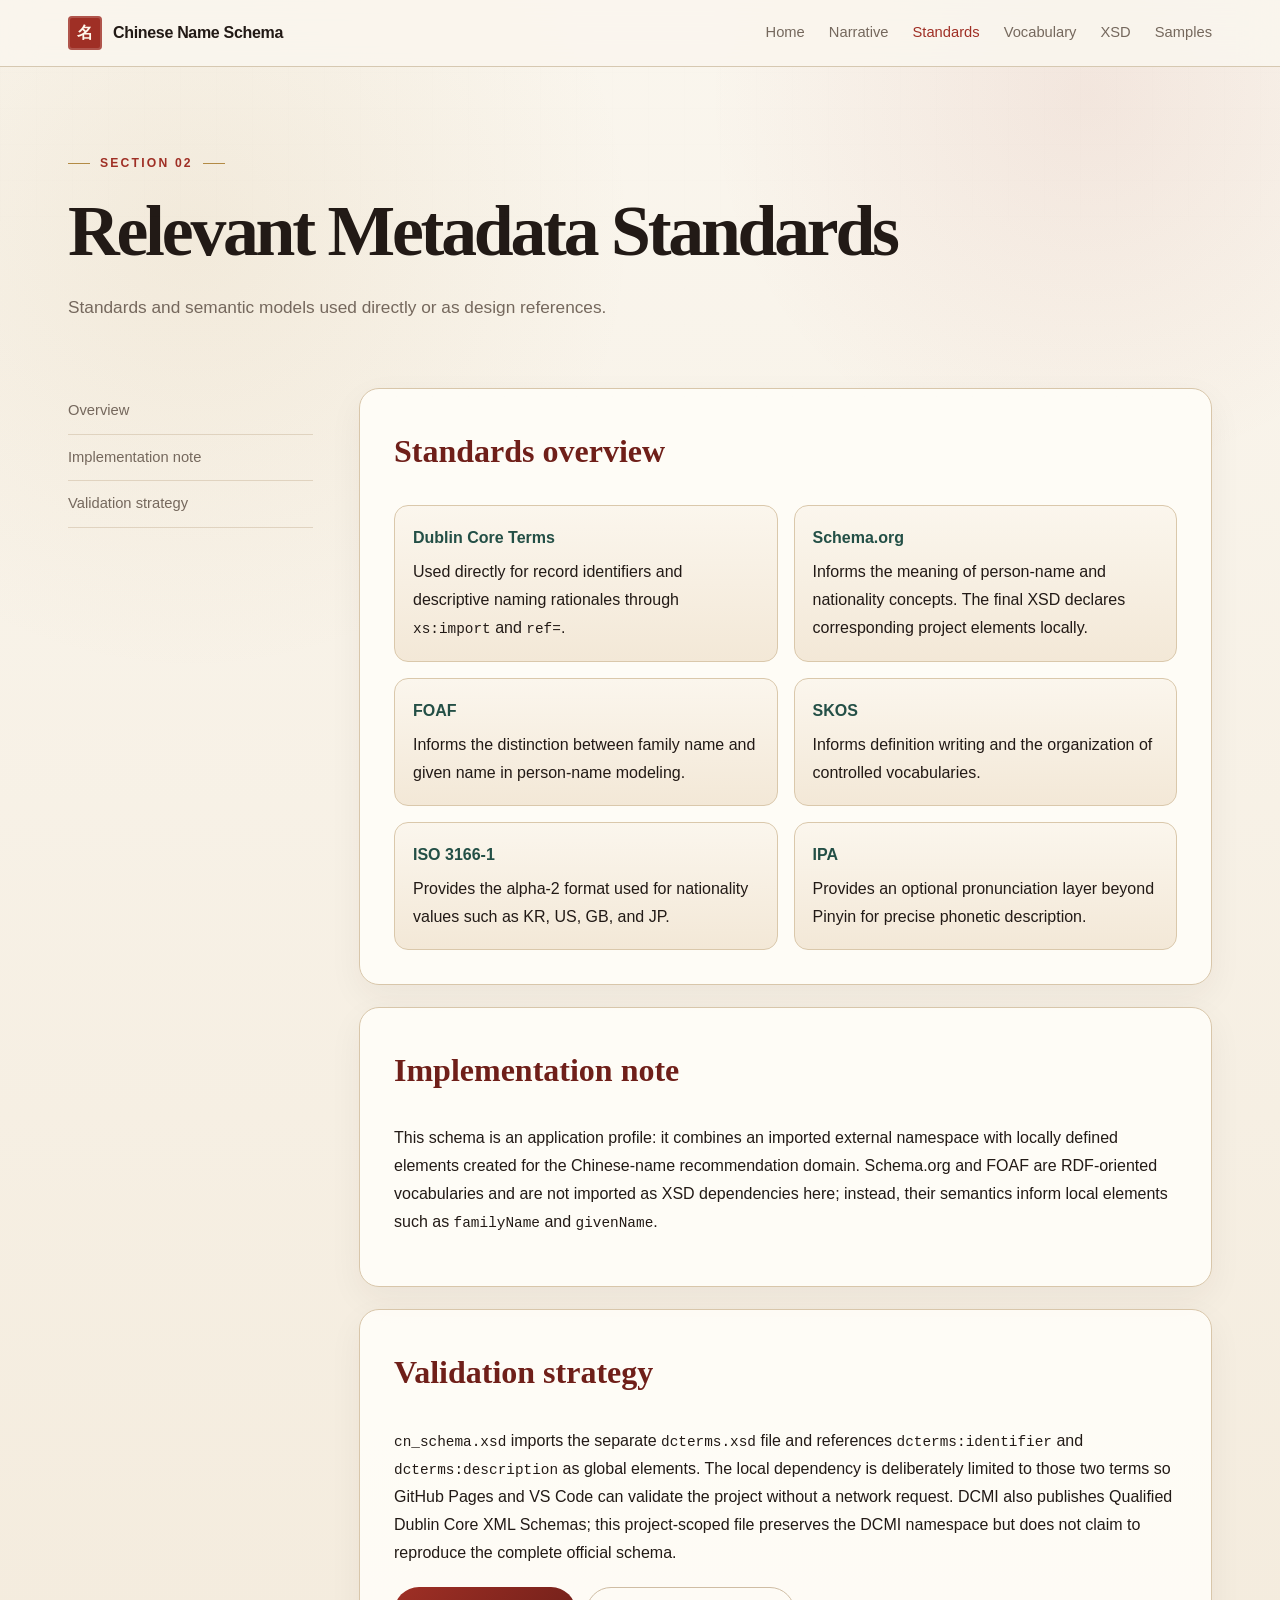
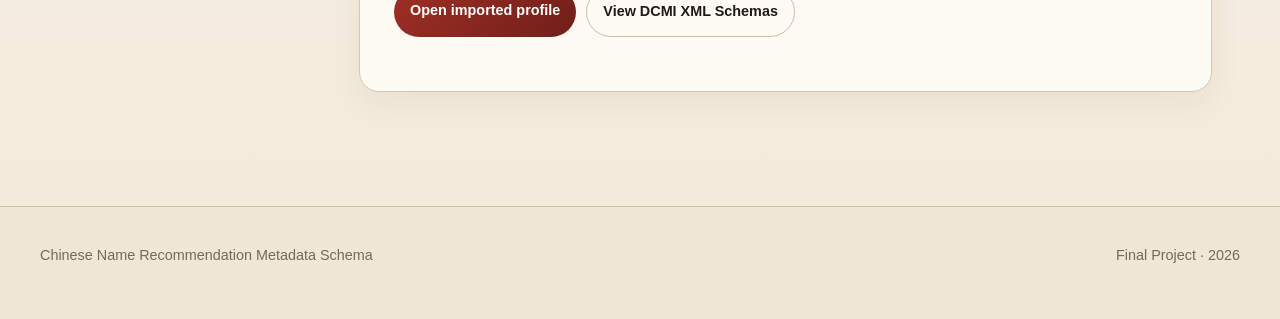
<file: standards.html>
<!doctype html>
<html lang="en">
<head>
<meta charset="utf-8">
<meta name="viewport" content="width=device-width,initial-scale=1">
<title>Relevant Metadata Standards</title>
<meta name="description" content="Standards and validation strategy used by the Chinese Name Recommendation Metadata Schema.">
<link rel="stylesheet" href="style.css">
</head>
<body>
<header class="site-header">
  <nav class="nav" aria-label="Primary navigation">
    <a class="brand" href="index.html">Chinese Name Schema</a>
    <button class="menu-button" type="button" aria-label="Open menu" aria-expanded="false">☰</button>
    <div class="nav-links"><a class="" href="index.html">Home</a><a class="" href="about.html">Narrative</a><a class="active" href="standards.html">Standards</a><a class="" href="vocabulary.html">Vocabulary</a><a class="" href="xsd.html">XSD</a><a class="" href="samples.html">Samples</a></div>
  </nav>
</header>
<main>
<div class="page-hero"><div class="eyebrow">Section 02</div><h1>Relevant Metadata Standards</h1><p class="lead">Standards and semantic models used directly or as design references.</p></div>
<div class="content">
  <aside class="side-nav"><a href="#overview">Overview</a><a href="#implementation">Implementation note</a><a href="#validation">Validation strategy</a></aside>
  <article class="article">
    <section id="overview"><h2>Standards overview</h2><div class="meta-grid"><div class="meta-item"><strong>Dublin Core Terms</strong>Used directly for record identifiers and descriptive naming rationales through <code>xs:import</code> and <code>ref=</code>.</div><div class="meta-item"><strong>Schema.org</strong>Informs the meaning of person-name and nationality concepts. The final XSD declares corresponding project elements locally.</div><div class="meta-item"><strong>FOAF</strong>Informs the distinction between family name and given name in person-name modeling.</div><div class="meta-item"><strong>SKOS</strong>Informs definition writing and the organization of controlled vocabularies.</div><div class="meta-item"><strong>ISO 3166-1</strong>Provides the alpha-2 format used for nationality values such as KR, US, GB, and JP.</div><div class="meta-item"><strong>IPA</strong>Provides an optional pronunciation layer beyond Pinyin for precise phonetic description.</div></div></section>
    <section id="implementation"><h2>Implementation note</h2><p>This schema is an application profile: it combines an imported external namespace with locally defined elements created for the Chinese-name recommendation domain. Schema.org and FOAF are RDF-oriented vocabularies and are not imported as XSD dependencies here; instead, their semantics inform local elements such as <code>familyName</code> and <code>givenName</code>.</p></section>
    <section id="validation"><h2>Validation strategy</h2><p><code>cn_schema.xsd</code> imports the separate <code>dcterms.xsd</code> file and references <code>dcterms:identifier</code> and <code>dcterms:description</code> as global elements. The local dependency is deliberately limited to those two terms so GitHub Pages and VS Code can validate the project without a network request. DCMI also publishes Qualified Dublin Core XML Schemas; this project-scoped file preserves the DCMI namespace but does not claim to reproduce the complete official schema.</p><div class="btn-row"><a class="btn" href="dcterms.xsd">Open imported profile</a><a class="btn light" href="https://www.dublincore.org/schemas/xmls/qdc/" rel="noopener">View DCMI XML Schemas</a></div></section>
  </article>
</div>
</main>
<footer class="footer">
  <div class="footer-inner">
    <span>Chinese Name Recommendation Metadata Schema</span>
    <span>Final Project · 2026</span>
  </div>
</footer>
<script src="script.js"></script>
</body>
</html>
</file>
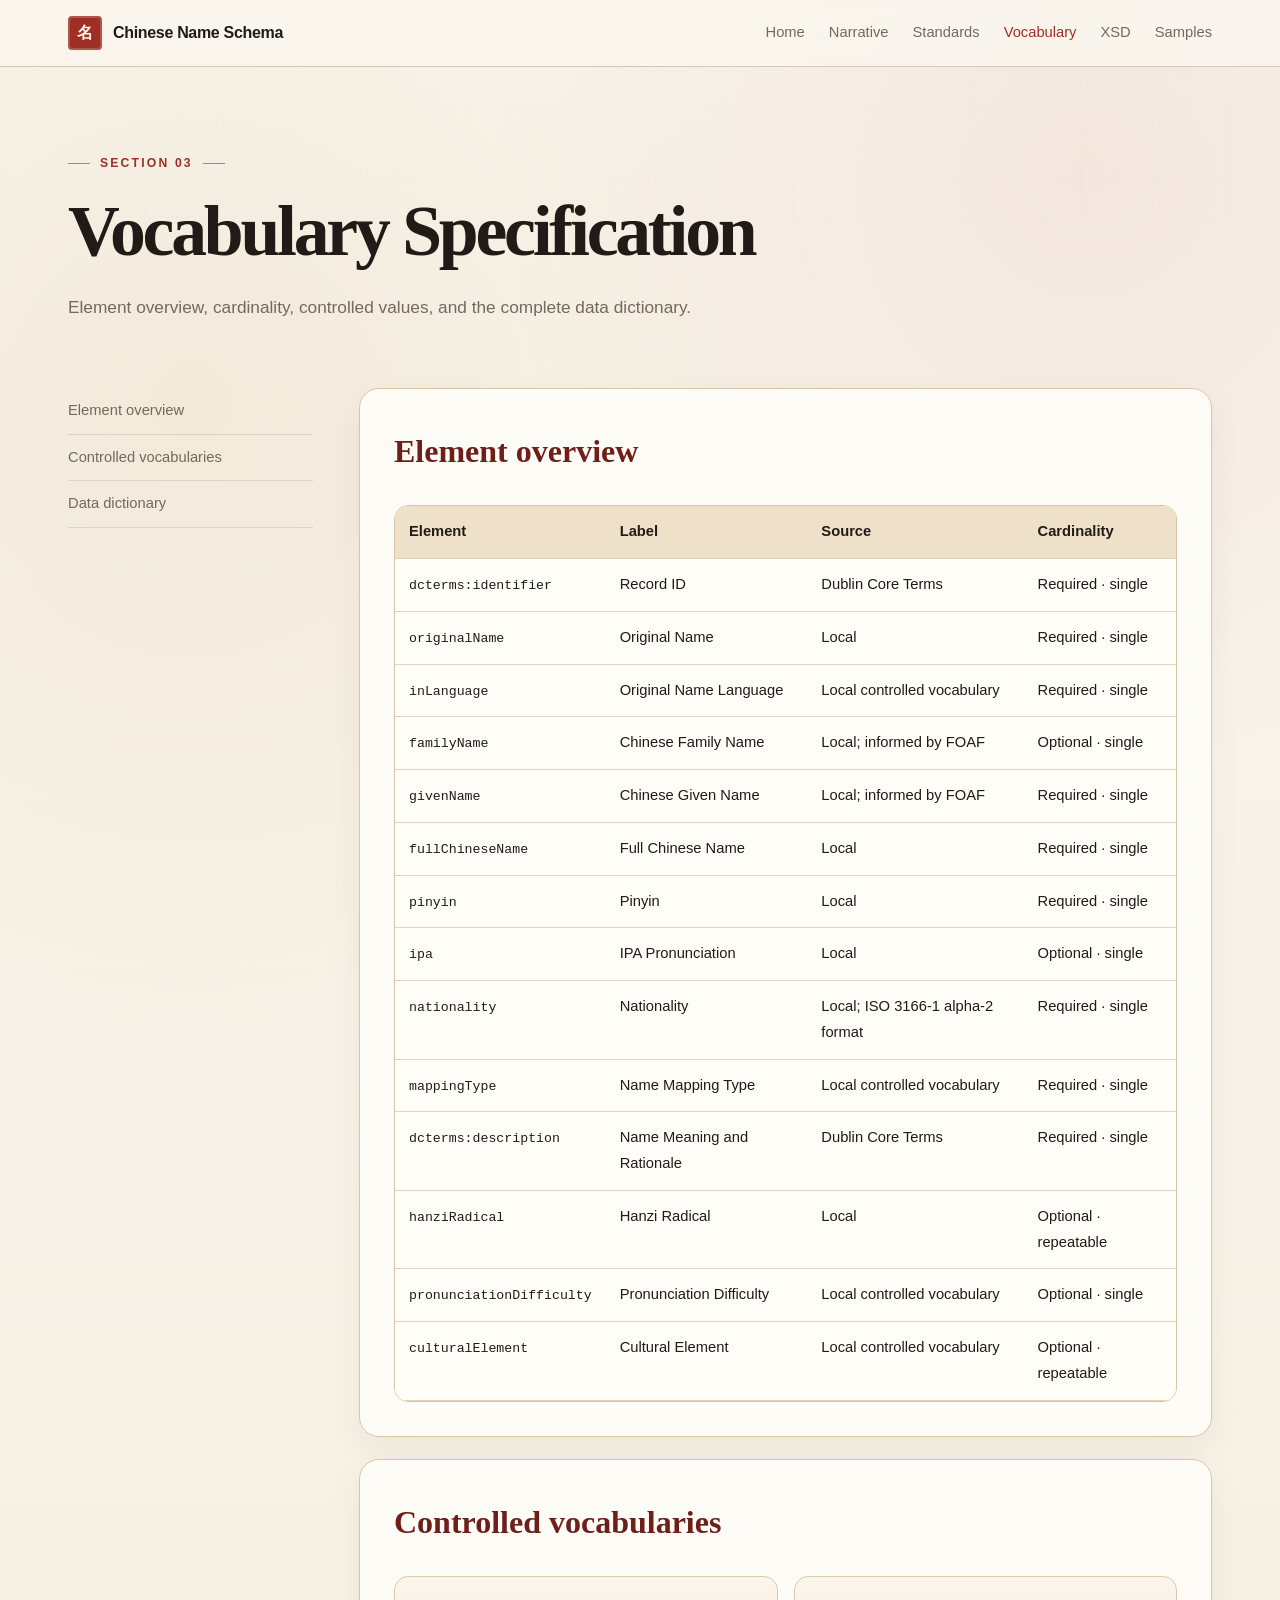
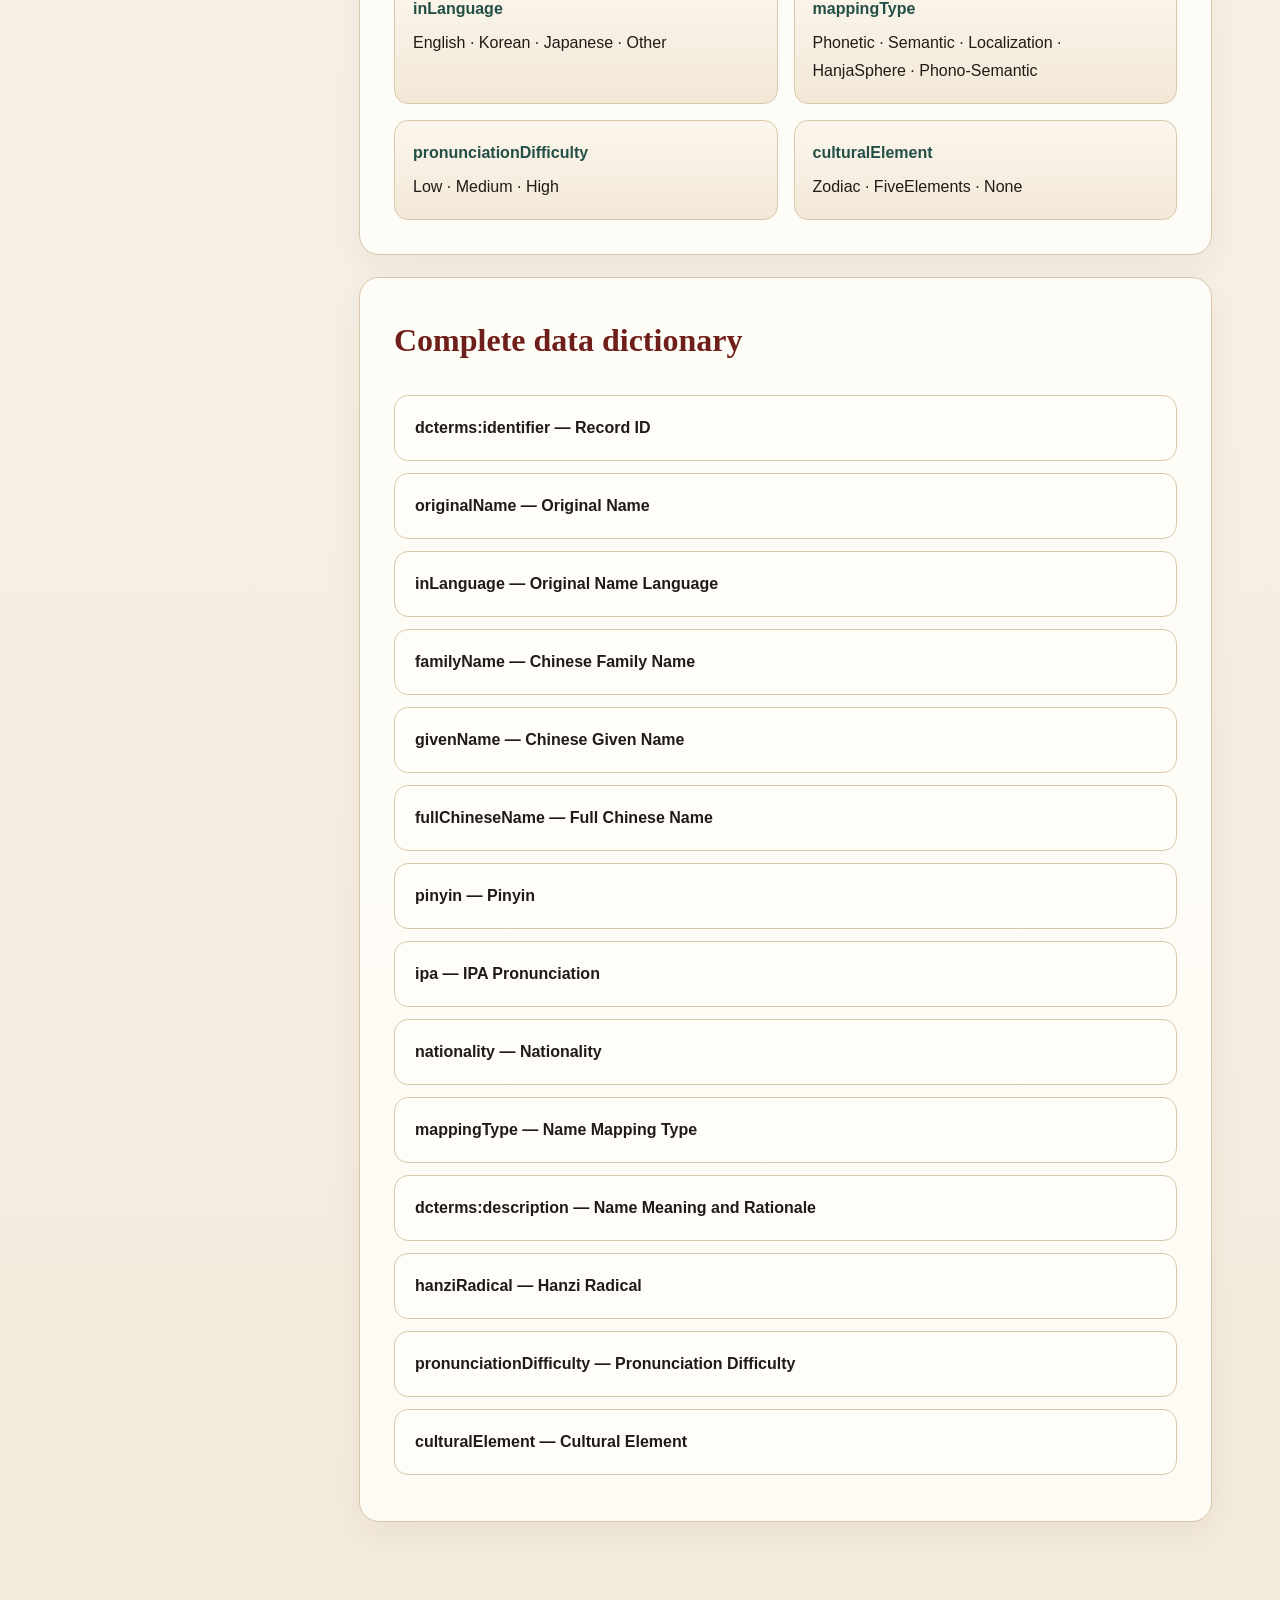
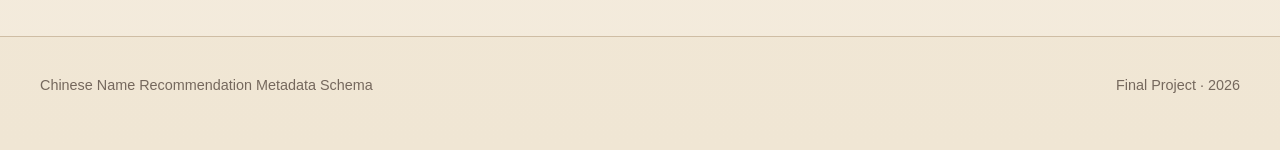
<file: vocabulary.html>
<!doctype html>
<html lang="en">
<head>
<meta charset="utf-8">
<meta name="viewport" content="width=device-width,initial-scale=1">
<title>Vocabulary Specification</title>
<meta name="description" content="Data dictionary and controlled vocabularies for the Chinese Name Recommendation Metadata Schema.">
<link rel="stylesheet" href="style.css">
</head>
<body>
<header class="site-header">
  <nav class="nav" aria-label="Primary navigation">
    <a class="brand" href="index.html">Chinese Name Schema</a>
    <button class="menu-button" type="button" aria-label="Open menu" aria-expanded="false">☰</button>
    <div class="nav-links"><a class="" href="index.html">Home</a><a class="" href="about.html">Narrative</a><a class="" href="standards.html">Standards</a><a class="active" href="vocabulary.html">Vocabulary</a><a class="" href="xsd.html">XSD</a><a class="" href="samples.html">Samples</a></div>
  </nav>
</header>
<main>
<div class="page-hero"><div class="eyebrow">Section 03</div><h1>Vocabulary Specification</h1><p class="lead">Element overview, cardinality, controlled values, and the complete data dictionary.</p></div>
<div class="content">
  <aside class="side-nav"><a href="#overview">Element overview</a><a href="#controls">Controlled vocabularies</a><a href="#dictionary">Data dictionary</a></aside>
  <article class="article">
    <section id="overview"><h2>Element overview</h2><div class="table-wrap"><table><thead><tr><th>Element</th><th>Label</th><th>Source</th><th>Cardinality</th></tr></thead><tbody><tr><td><code>dcterms:identifier</code></td><td>Record ID</td><td>Dublin Core Terms</td><td>Required · single</td></tr><tr><td><code>originalName</code></td><td>Original Name</td><td>Local</td><td>Required · single</td></tr><tr><td><code>inLanguage</code></td><td>Original Name Language</td><td>Local controlled vocabulary</td><td>Required · single</td></tr><tr><td><code>familyName</code></td><td>Chinese Family Name</td><td>Local; informed by FOAF</td><td>Optional · single</td></tr><tr><td><code>givenName</code></td><td>Chinese Given Name</td><td>Local; informed by FOAF</td><td>Required · single</td></tr><tr><td><code>fullChineseName</code></td><td>Full Chinese Name</td><td>Local</td><td>Required · single</td></tr><tr><td><code>pinyin</code></td><td>Pinyin</td><td>Local</td><td>Required · single</td></tr><tr><td><code>ipa</code></td><td>IPA Pronunciation</td><td>Local</td><td>Optional · single</td></tr><tr><td><code>nationality</code></td><td>Nationality</td><td>Local; ISO 3166-1 alpha-2 format</td><td>Required · single</td></tr><tr><td><code>mappingType</code></td><td>Name Mapping Type</td><td>Local controlled vocabulary</td><td>Required · single</td></tr><tr><td><code>dcterms:description</code></td><td>Name Meaning and Rationale</td><td>Dublin Core Terms</td><td>Required · single</td></tr><tr><td><code>hanziRadical</code></td><td>Hanzi Radical</td><td>Local</td><td>Optional · repeatable</td></tr><tr><td><code>pronunciationDifficulty</code></td><td>Pronunciation Difficulty</td><td>Local controlled vocabulary</td><td>Optional · single</td></tr><tr><td><code>culturalElement</code></td><td>Cultural Element</td><td>Local controlled vocabulary</td><td>Optional · repeatable</td></tr></tbody></table></div></section>
    <section id="controls"><h2>Controlled vocabularies</h2><div class="meta-grid"><div class="meta-item"><strong>inLanguage</strong>English · Korean · Japanese · Other</div><div class="meta-item"><strong>mappingType</strong>Phonetic · Semantic · Localization · HanjaSphere · Phono-Semantic</div><div class="meta-item"><strong>pronunciationDifficulty</strong>Low · Medium · High</div><div class="meta-item"><strong>culturalElement</strong>Zodiac · FiveElements · None</div></div></section>
    <section id="dictionary"><h2>Complete data dictionary</h2><div class="detail-list"><details><summary>dcterms:identifier — Record ID</summary><div class="detail-body"><p><strong>Source:</strong> Dublin Core Terms</p><p><strong>Definition:</strong> Unique identifier for each recommendation record.</p><p><strong>Data value:</strong> <code>string</code></p><p><strong>Cardinality:</strong> Required · single</p><p><strong>Example:</strong> <code>CN-2026-0011</code></p></div></details><details><summary>originalName — Original Name</summary><div class="detail-body"><p><strong>Source:</strong> Local</p><p><strong>Definition:</strong> Complete name before Chinese-name mapping.</p><p><strong>Data value:</strong> <code>string</code></p><p><strong>Cardinality:</strong> Required · single</p><p><strong>Example:</strong> <code>Victor</code></p></div></details><details><summary>inLanguage — Original Name Language</summary><div class="detail-body"><p><strong>Source:</strong> Local controlled vocabulary</p><p><strong>Definition:</strong> Language of the original name.</p><p><strong>Data value:</strong> <code>English / Korean / Japanese / Other</code></p><p><strong>Cardinality:</strong> Required · single</p><p><strong>Example:</strong> <code>English</code></p></div></details><details><summary>familyName — Chinese Family Name</summary><div class="detail-body"><p><strong>Source:</strong> Local; informed by FOAF</p><p><strong>Definition:</strong> Chinese surname component. It is omitted when the recommendation has no conventional family name.</p><p><strong>Data value:</strong> <code>string</code></p><p><strong>Cardinality:</strong> Optional · single</p><p><strong>Example:</strong> <code>戴; omitted in Victor → 胜伟</code></p></div></details><details><summary>givenName — Chinese Given Name</summary><div class="detail-body"><p><strong>Source:</strong> Local; informed by FOAF</p><p><strong>Definition:</strong> Chinese personal-name component. When familyName is absent, it stores the complete recommended personal name.</p><p><strong>Data value:</strong> <code>string</code></p><p><strong>Cardinality:</strong> Required · single</p><p><strong>Example:</strong> <code>胜伟</code></p></div></details><details><summary>fullChineseName — Full Chinese Name</summary><div class="detail-body"><p><strong>Source:</strong> Local</p><p><strong>Definition:</strong> Complete Chinese name used for display and retrieval.</p><p><strong>Data value:</strong> <code>string</code></p><p><strong>Cardinality:</strong> Required · single</p><p><strong>Example:</strong> <code>胜伟</code></p></div></details><details><summary>pinyin — Pinyin</summary><div class="detail-body"><p><strong>Source:</strong> Local</p><p><strong>Definition:</strong> Mandarin pronunciation in Hanyu Pinyin with tone marks.</p><p><strong>Data value:</strong> <code>string</code></p><p><strong>Cardinality:</strong> Required · single</p><p><strong>Example:</strong> <code>Shèng Wěi</code></p></div></details><details><summary>ipa — IPA Pronunciation</summary><div class="detail-body"><p><strong>Source:</strong> Local</p><p><strong>Definition:</strong> Optional International Phonetic Alphabet transcription of the Mandarin pronunciation.</p><p><strong>Data value:</strong> <code>string</code></p><p><strong>Cardinality:</strong> Optional · single</p><p><strong>Example:</strong> <code>[ʂɤŋ˥˩ weɪ̯˨˩˦]</code></p></div></details><details><summary>nationality — Nationality</summary><div class="detail-body"><p><strong>Source:</strong> Local; ISO 3166-1</p><p><strong>Definition:</strong> Two-uppercase-letter ISO 3166-1 alpha-2 lexical format.</p><p><strong>Data value:</strong> <code>pattern [A-Z]{2}</code></p><p><strong>Cardinality:</strong> Required · single</p><p><strong>Example:</strong> <code>CA</code></p></div></details><details><summary>mappingType — Name Mapping Type</summary><div class="detail-body"><p><strong>Source:</strong> Local controlled vocabulary</p><p><strong>Definition:</strong> Principal strategy used to create or preserve the Chinese name.</p><p><strong>Data value:</strong> <code>Phonetic / Semantic / Localization / HanjaSphere / Phono-Semantic</code></p><p><strong>Cardinality:</strong> Required · single</p><p><strong>Example:</strong> <code>Semantic</code></p></div></details><details><summary>dcterms:description — Name Meaning and Rationale</summary><div class="detail-body"><p><strong>Source:</strong> Dublin Core Terms</p><p><strong>Definition:</strong> Meaning of the selected characters and the recommendation rationale.</p><p><strong>Data value:</strong> <code>string</code></p><p><strong>Cardinality:</strong> Required · single</p><p><strong>Example:</strong> <code>Character meaning and design explanation</code></p></div></details><details><summary>hanziRadical — Hanzi Radical</summary><div class="detail-body"><p><strong>Source:</strong> Local</p><p><strong>Definition:</strong> Repeatable radical values for key given-name characters. Values such as 火 and 木 can expose a Five Elements rationale.</p><p><strong>Data value:</strong> <code>string</code></p><p><strong>Cardinality:</strong> Optional · repeatable</p><p><strong>Example:</strong> <code>火; 木</code></p></div></details><details><summary>pronunciationDifficulty — Pronunciation Difficulty</summary><div class="detail-body"><p><strong>Source:</strong> Local controlled vocabulary</p><p><strong>Definition:</strong> Estimated Mandarin-pronunciation difficulty for non-Chinese speakers.</p><p><strong>Data value:</strong> <code>Low / Medium / High</code></p><p><strong>Cardinality:</strong> Optional · single</p><p><strong>Example:</strong> <code>Medium</code></p></div></details><details><summary>culturalElement — Cultural Element</summary><div class="detail-body"><p><strong>Source:</strong> Local controlled vocabulary</p><p><strong>Definition:</strong> Cultural or philosophical consideration used in the recommendation.</p><p><strong>Data value:</strong> <code>Zodiac / FiveElements / None</code></p><p><strong>Cardinality:</strong> Optional · repeatable</p><p><strong>Example:</strong> <code>FiveElements</code></p></div></details></div></section>
  </article>
</div>
</main>
<footer class="footer">
  <div class="footer-inner">
    <span>Chinese Name Recommendation Metadata Schema</span>
    <span>Final Project · 2026</span>
  </div>
</footer>
<script src="script.js"></script>
</body>
</html>
</file>
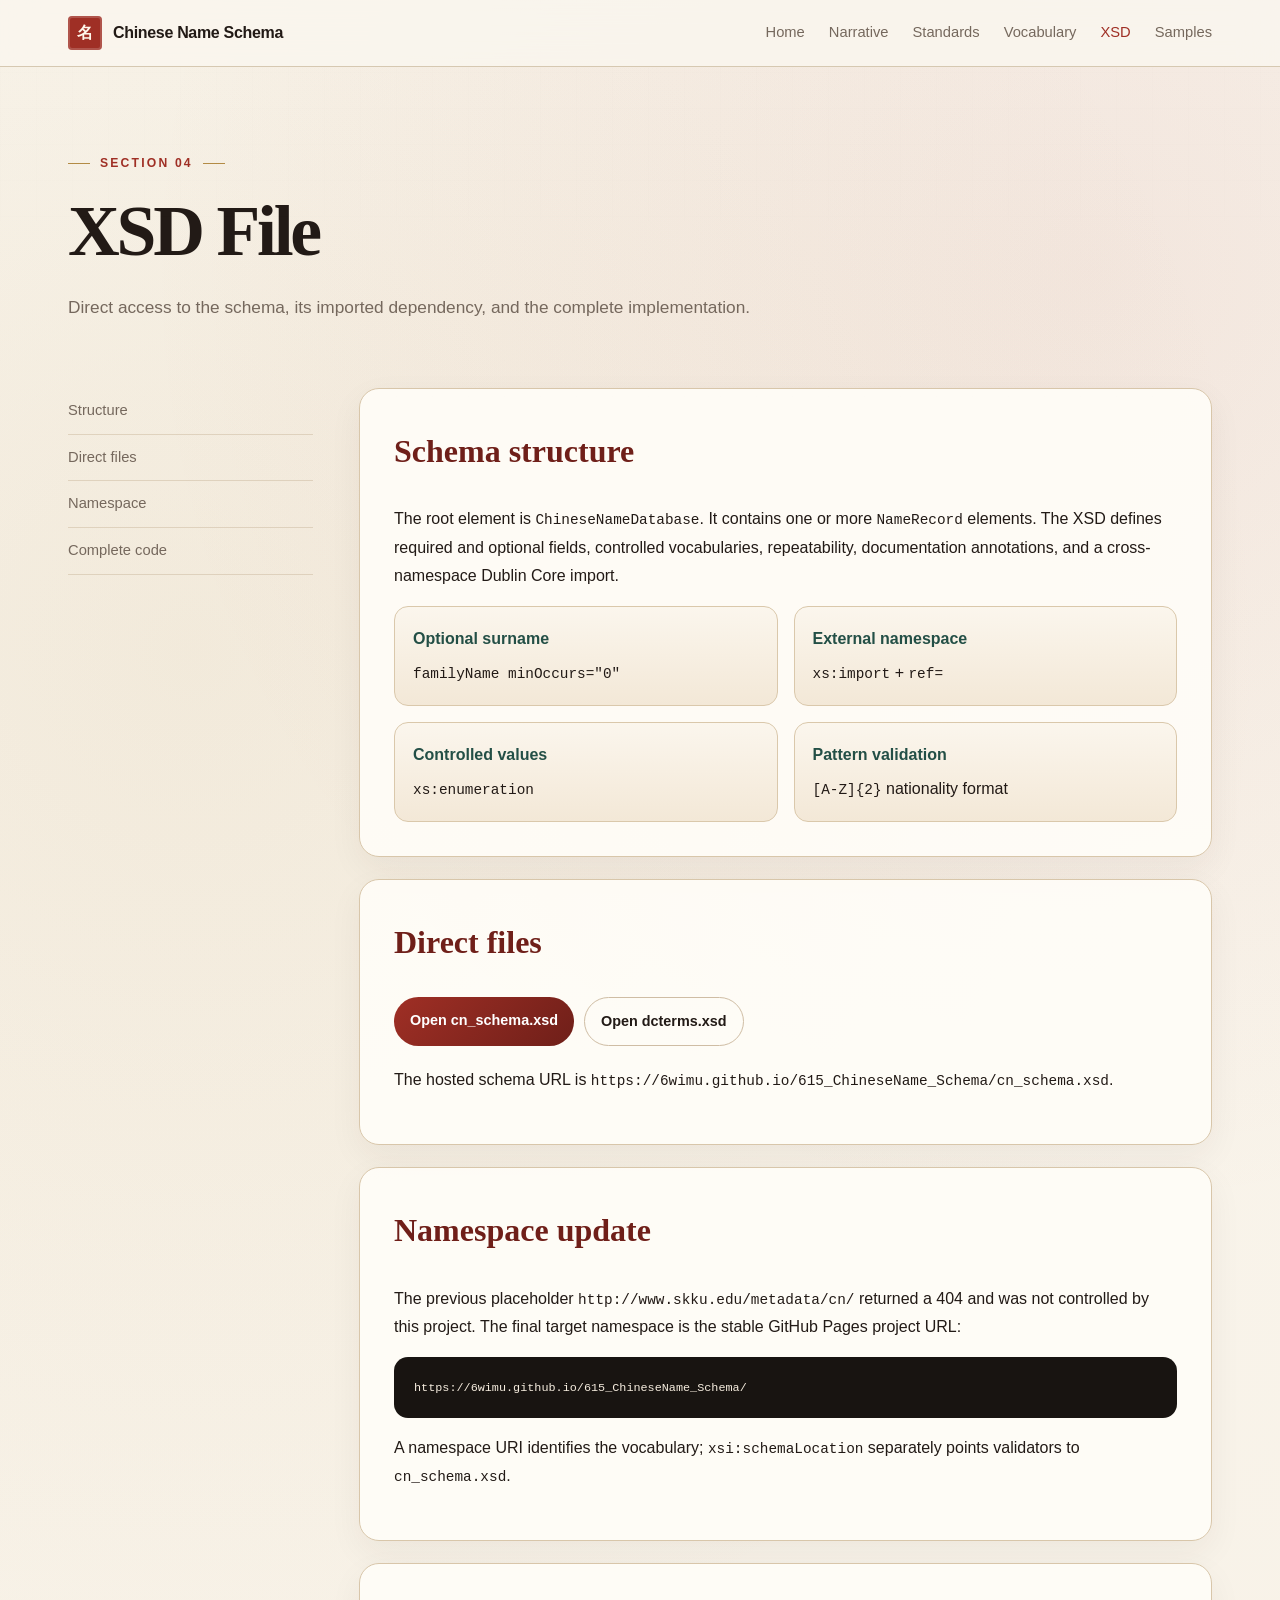
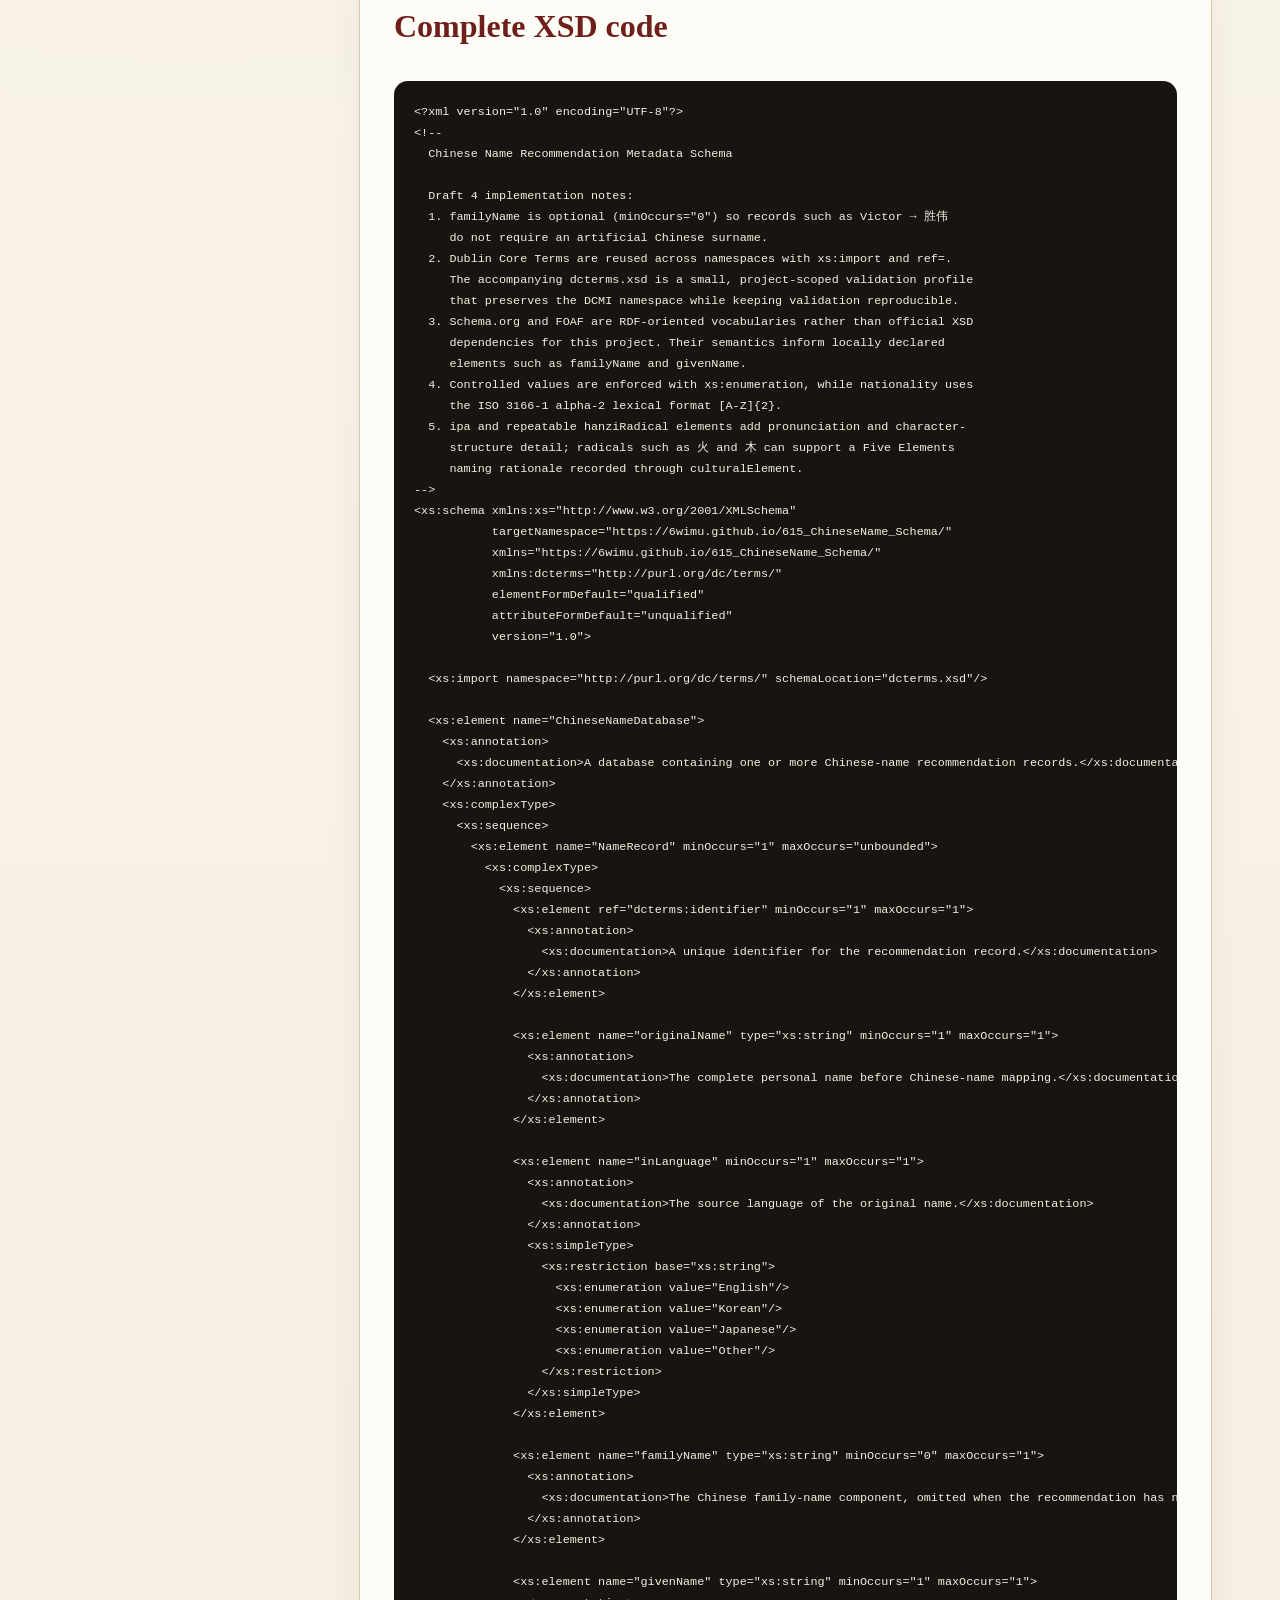
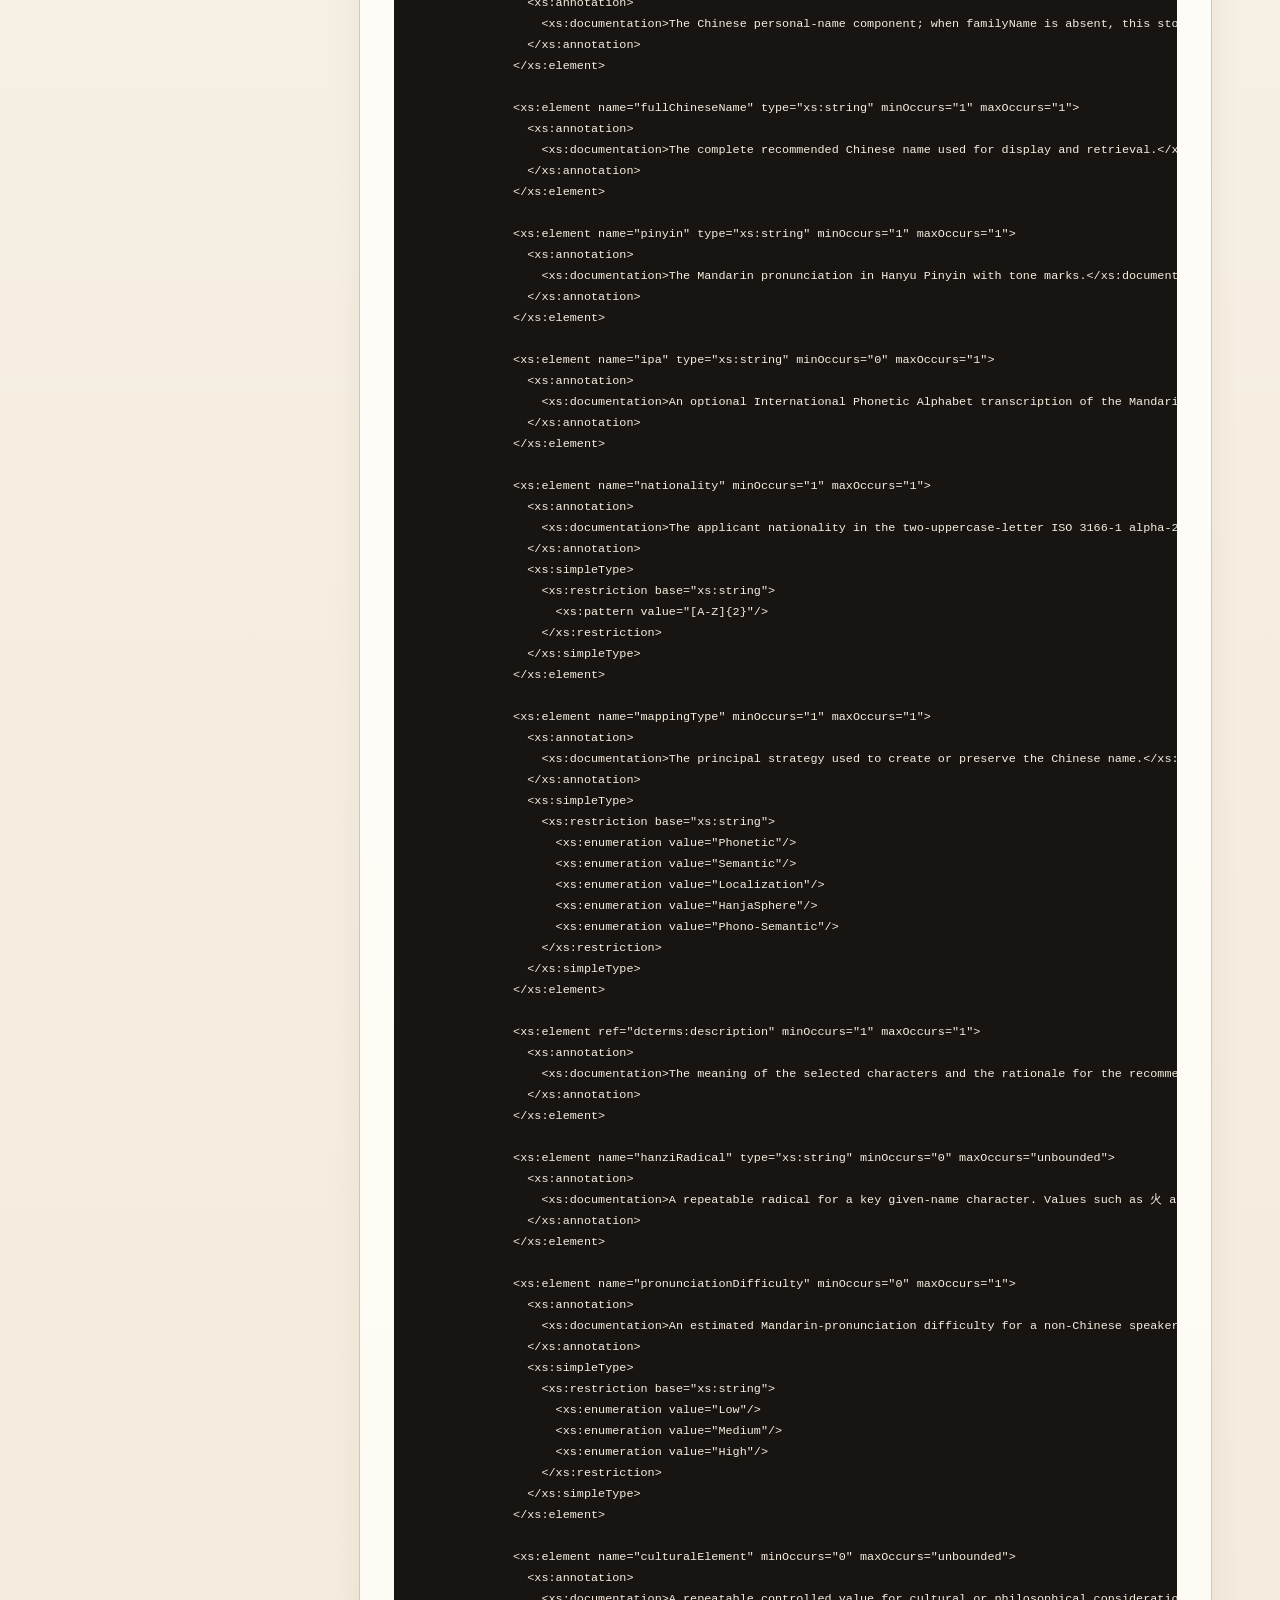
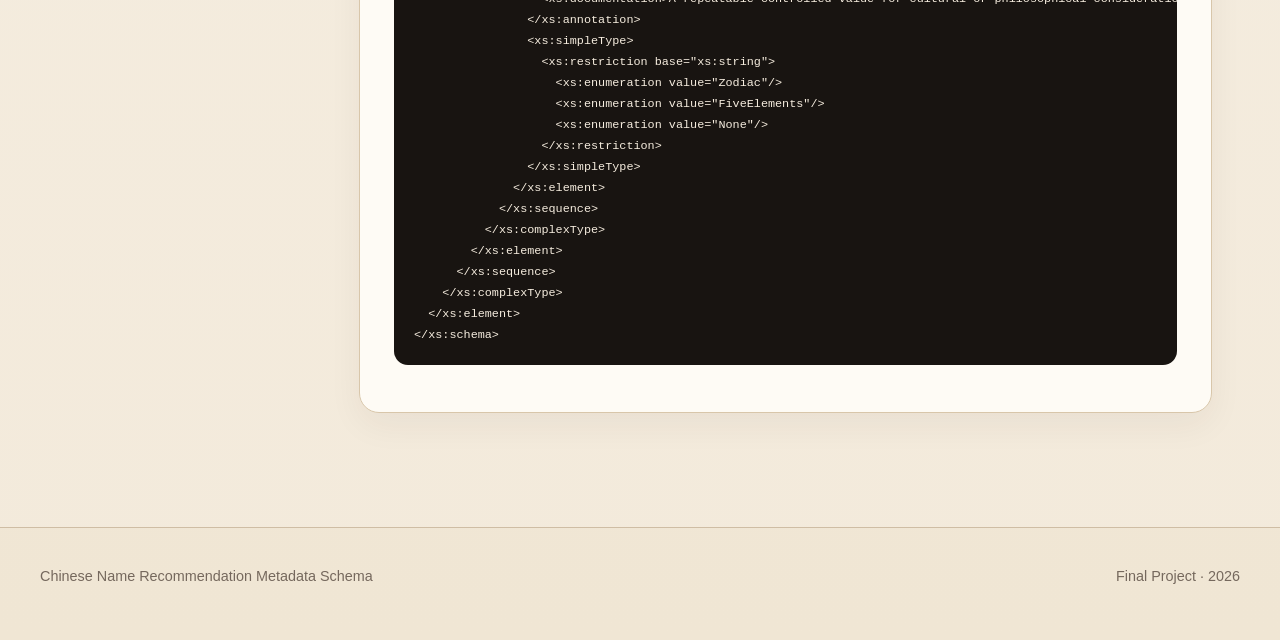
<file: xsd.html>
<!doctype html>
<html lang="en">
<head>
<meta charset="utf-8">
<meta name="viewport" content="width=device-width,initial-scale=1">
<title>XSD File</title>
<meta name="description" content="Complete XML Schema implementation for the Chinese Name Recommendation Metadata Schema.">
<link rel="stylesheet" href="style.css">
</head>
<body>
<header class="site-header">
  <nav class="nav" aria-label="Primary navigation">
    <a class="brand" href="index.html">Chinese Name Schema</a>
    <button class="menu-button" type="button" aria-label="Open menu" aria-expanded="false">☰</button>
    <div class="nav-links"><a class="" href="index.html">Home</a><a class="" href="about.html">Narrative</a><a class="" href="standards.html">Standards</a><a class="" href="vocabulary.html">Vocabulary</a><a class="active" href="xsd.html">XSD</a><a class="" href="samples.html">Samples</a></div>
  </nav>
</header>
<main>
<div class="page-hero"><div class="eyebrow">Section 04</div><h1>XSD File</h1><p class="lead">Direct access to the schema, its imported dependency, and the complete implementation.</p></div>
<div class="content">
  <aside class="side-nav"><a href="#structure">Structure</a><a href="#files">Direct files</a><a href="#namespace">Namespace</a><a href="#preview">Complete code</a></aside>
  <article class="article">
    <section id="structure"><h2>Schema structure</h2><p>The root element is <code>ChineseNameDatabase</code>. It contains one or more <code>NameRecord</code> elements. The XSD defines required and optional fields, controlled vocabularies, repeatability, documentation annotations, and a cross-namespace Dublin Core import.</p><div class="meta-grid"><div class="meta-item"><strong>Optional surname</strong><code>familyName minOccurs="0"</code></div><div class="meta-item"><strong>External namespace</strong><code>xs:import</code> + <code>ref=</code></div><div class="meta-item"><strong>Controlled values</strong><code>xs:enumeration</code></div><div class="meta-item"><strong>Pattern validation</strong><code>[A-Z]{2}</code> nationality format</div></div></section>
    <section id="files"><h2>Direct files</h2><div class="btn-row"><a class="btn" href="cn_schema.xsd">Open cn_schema.xsd</a><a class="btn light" href="dcterms.xsd">Open dcterms.xsd</a></div><p>The hosted schema URL is <code>https://6wimu.github.io/615_ChineseName_Schema/cn_schema.xsd</code>.</p></section>
    <section id="namespace"><h2>Namespace update</h2><p>The previous placeholder <code>http://www.skku.edu/metadata/cn/</code> returned a 404 and was not controlled by this project. The final target namespace is the stable GitHub Pages project URL:</p><pre><code>https://6wimu.github.io/615_ChineseName_Schema/</code></pre><p>A namespace URI identifies the vocabulary; <code>xsi:schemaLocation</code> separately points validators to <code>cn_schema.xsd</code>.</p></section>
    <section id="preview"><h2>Complete XSD code</h2><pre><code>&lt;?xml version=&quot;1.0&quot; encoding=&quot;UTF-8&quot;?&gt;
&lt;!--
  Chinese Name Recommendation Metadata Schema

  Draft 4 implementation notes:
  1. familyName is optional (minOccurs=&quot;0&quot;) so records such as Victor → 胜伟
     do not require an artificial Chinese surname.
  2. Dublin Core Terms are reused across namespaces with xs:import and ref=.
     The accompanying dcterms.xsd is a small, project-scoped validation profile
     that preserves the DCMI namespace while keeping validation reproducible.
  3. Schema.org and FOAF are RDF-oriented vocabularies rather than official XSD
     dependencies for this project. Their semantics inform locally declared
     elements such as familyName and givenName.
  4. Controlled values are enforced with xs:enumeration, while nationality uses
     the ISO 3166-1 alpha-2 lexical format [A-Z]{2}.
  5. ipa and repeatable hanziRadical elements add pronunciation and character-
     structure detail; radicals such as 火 and 木 can support a Five Elements
     naming rationale recorded through culturalElement.
--&gt;
&lt;xs:schema xmlns:xs=&quot;http://www.w3.org/2001/XMLSchema&quot;
           targetNamespace=&quot;https://6wimu.github.io/615_ChineseName_Schema/&quot;
           xmlns=&quot;https://6wimu.github.io/615_ChineseName_Schema/&quot;
           xmlns:dcterms=&quot;http://purl.org/dc/terms/&quot;
           elementFormDefault=&quot;qualified&quot;
           attributeFormDefault=&quot;unqualified&quot;
           version=&quot;1.0&quot;&gt;

  &lt;xs:import namespace=&quot;http://purl.org/dc/terms/&quot; schemaLocation=&quot;dcterms.xsd&quot;/&gt;

  &lt;xs:element name=&quot;ChineseNameDatabase&quot;&gt;
    &lt;xs:annotation&gt;
      &lt;xs:documentation&gt;A database containing one or more Chinese-name recommendation records.&lt;/xs:documentation&gt;
    &lt;/xs:annotation&gt;
    &lt;xs:complexType&gt;
      &lt;xs:sequence&gt;
        &lt;xs:element name=&quot;NameRecord&quot; minOccurs=&quot;1&quot; maxOccurs=&quot;unbounded&quot;&gt;
          &lt;xs:complexType&gt;
            &lt;xs:sequence&gt;
              &lt;xs:element ref=&quot;dcterms:identifier&quot; minOccurs=&quot;1&quot; maxOccurs=&quot;1&quot;&gt;
                &lt;xs:annotation&gt;
                  &lt;xs:documentation&gt;A unique identifier for the recommendation record.&lt;/xs:documentation&gt;
                &lt;/xs:annotation&gt;
              &lt;/xs:element&gt;

              &lt;xs:element name=&quot;originalName&quot; type=&quot;xs:string&quot; minOccurs=&quot;1&quot; maxOccurs=&quot;1&quot;&gt;
                &lt;xs:annotation&gt;
                  &lt;xs:documentation&gt;The complete personal name before Chinese-name mapping.&lt;/xs:documentation&gt;
                &lt;/xs:annotation&gt;
              &lt;/xs:element&gt;

              &lt;xs:element name=&quot;inLanguage&quot; minOccurs=&quot;1&quot; maxOccurs=&quot;1&quot;&gt;
                &lt;xs:annotation&gt;
                  &lt;xs:documentation&gt;The source language of the original name.&lt;/xs:documentation&gt;
                &lt;/xs:annotation&gt;
                &lt;xs:simpleType&gt;
                  &lt;xs:restriction base=&quot;xs:string&quot;&gt;
                    &lt;xs:enumeration value=&quot;English&quot;/&gt;
                    &lt;xs:enumeration value=&quot;Korean&quot;/&gt;
                    &lt;xs:enumeration value=&quot;Japanese&quot;/&gt;
                    &lt;xs:enumeration value=&quot;Other&quot;/&gt;
                  &lt;/xs:restriction&gt;
                &lt;/xs:simpleType&gt;
              &lt;/xs:element&gt;

              &lt;xs:element name=&quot;familyName&quot; type=&quot;xs:string&quot; minOccurs=&quot;0&quot; maxOccurs=&quot;1&quot;&gt;
                &lt;xs:annotation&gt;
                  &lt;xs:documentation&gt;The Chinese family-name component, omitted when the recommendation has no conventional surname.&lt;/xs:documentation&gt;
                &lt;/xs:annotation&gt;
              &lt;/xs:element&gt;

              &lt;xs:element name=&quot;givenName&quot; type=&quot;xs:string&quot; minOccurs=&quot;1&quot; maxOccurs=&quot;1&quot;&gt;
                &lt;xs:annotation&gt;
                  &lt;xs:documentation&gt;The Chinese personal-name component; when familyName is absent, this stores the complete recommended personal name.&lt;/xs:documentation&gt;
                &lt;/xs:annotation&gt;
              &lt;/xs:element&gt;

              &lt;xs:element name=&quot;fullChineseName&quot; type=&quot;xs:string&quot; minOccurs=&quot;1&quot; maxOccurs=&quot;1&quot;&gt;
                &lt;xs:annotation&gt;
                  &lt;xs:documentation&gt;The complete recommended Chinese name used for display and retrieval.&lt;/xs:documentation&gt;
                &lt;/xs:annotation&gt;
              &lt;/xs:element&gt;

              &lt;xs:element name=&quot;pinyin&quot; type=&quot;xs:string&quot; minOccurs=&quot;1&quot; maxOccurs=&quot;1&quot;&gt;
                &lt;xs:annotation&gt;
                  &lt;xs:documentation&gt;The Mandarin pronunciation in Hanyu Pinyin with tone marks.&lt;/xs:documentation&gt;
                &lt;/xs:annotation&gt;
              &lt;/xs:element&gt;

              &lt;xs:element name=&quot;ipa&quot; type=&quot;xs:string&quot; minOccurs=&quot;0&quot; maxOccurs=&quot;1&quot;&gt;
                &lt;xs:annotation&gt;
                  &lt;xs:documentation&gt;An optional International Phonetic Alphabet transcription of the Mandarin pronunciation.&lt;/xs:documentation&gt;
                &lt;/xs:annotation&gt;
              &lt;/xs:element&gt;

              &lt;xs:element name=&quot;nationality&quot; minOccurs=&quot;1&quot; maxOccurs=&quot;1&quot;&gt;
                &lt;xs:annotation&gt;
                  &lt;xs:documentation&gt;The applicant nationality in the two-uppercase-letter ISO 3166-1 alpha-2 lexical format.&lt;/xs:documentation&gt;
                &lt;/xs:annotation&gt;
                &lt;xs:simpleType&gt;
                  &lt;xs:restriction base=&quot;xs:string&quot;&gt;
                    &lt;xs:pattern value=&quot;[A-Z]{2}&quot;/&gt;
                  &lt;/xs:restriction&gt;
                &lt;/xs:simpleType&gt;
              &lt;/xs:element&gt;

              &lt;xs:element name=&quot;mappingType&quot; minOccurs=&quot;1&quot; maxOccurs=&quot;1&quot;&gt;
                &lt;xs:annotation&gt;
                  &lt;xs:documentation&gt;The principal strategy used to create or preserve the Chinese name.&lt;/xs:documentation&gt;
                &lt;/xs:annotation&gt;
                &lt;xs:simpleType&gt;
                  &lt;xs:restriction base=&quot;xs:string&quot;&gt;
                    &lt;xs:enumeration value=&quot;Phonetic&quot;/&gt;
                    &lt;xs:enumeration value=&quot;Semantic&quot;/&gt;
                    &lt;xs:enumeration value=&quot;Localization&quot;/&gt;
                    &lt;xs:enumeration value=&quot;HanjaSphere&quot;/&gt;
                    &lt;xs:enumeration value=&quot;Phono-Semantic&quot;/&gt;
                  &lt;/xs:restriction&gt;
                &lt;/xs:simpleType&gt;
              &lt;/xs:element&gt;

              &lt;xs:element ref=&quot;dcterms:description&quot; minOccurs=&quot;1&quot; maxOccurs=&quot;1&quot;&gt;
                &lt;xs:annotation&gt;
                  &lt;xs:documentation&gt;The meaning of the selected characters and the rationale for the recommendation.&lt;/xs:documentation&gt;
                &lt;/xs:annotation&gt;
              &lt;/xs:element&gt;

              &lt;xs:element name=&quot;hanziRadical&quot; type=&quot;xs:string&quot; minOccurs=&quot;0&quot; maxOccurs=&quot;unbounded&quot;&gt;
                &lt;xs:annotation&gt;
                  &lt;xs:documentation&gt;A repeatable radical for a key given-name character. Values such as 火 and 木 can make a Five Elements rationale explicit.&lt;/xs:documentation&gt;
                &lt;/xs:annotation&gt;
              &lt;/xs:element&gt;

              &lt;xs:element name=&quot;pronunciationDifficulty&quot; minOccurs=&quot;0&quot; maxOccurs=&quot;1&quot;&gt;
                &lt;xs:annotation&gt;
                  &lt;xs:documentation&gt;An estimated Mandarin-pronunciation difficulty for a non-Chinese speaker.&lt;/xs:documentation&gt;
                &lt;/xs:annotation&gt;
                &lt;xs:simpleType&gt;
                  &lt;xs:restriction base=&quot;xs:string&quot;&gt;
                    &lt;xs:enumeration value=&quot;Low&quot;/&gt;
                    &lt;xs:enumeration value=&quot;Medium&quot;/&gt;
                    &lt;xs:enumeration value=&quot;High&quot;/&gt;
                  &lt;/xs:restriction&gt;
                &lt;/xs:simpleType&gt;
              &lt;/xs:element&gt;

              &lt;xs:element name=&quot;culturalElement&quot; minOccurs=&quot;0&quot; maxOccurs=&quot;unbounded&quot;&gt;
                &lt;xs:annotation&gt;
                  &lt;xs:documentation&gt;A repeatable controlled value for cultural or philosophical considerations used in the recommendation.&lt;/xs:documentation&gt;
                &lt;/xs:annotation&gt;
                &lt;xs:simpleType&gt;
                  &lt;xs:restriction base=&quot;xs:string&quot;&gt;
                    &lt;xs:enumeration value=&quot;Zodiac&quot;/&gt;
                    &lt;xs:enumeration value=&quot;FiveElements&quot;/&gt;
                    &lt;xs:enumeration value=&quot;None&quot;/&gt;
                  &lt;/xs:restriction&gt;
                &lt;/xs:simpleType&gt;
              &lt;/xs:element&gt;
            &lt;/xs:sequence&gt;
          &lt;/xs:complexType&gt;
        &lt;/xs:element&gt;
      &lt;/xs:sequence&gt;
    &lt;/xs:complexType&gt;
  &lt;/xs:element&gt;
&lt;/xs:schema&gt;
</code></pre></section>
  </article>
</div>
</main>
<footer class="footer">
  <div class="footer-inner">
    <span>Chinese Name Recommendation Metadata Schema</span>
    <span>Final Project · 2026</span>
  </div>
</footer>
<script src="script.js"></script>
</body>
</html>
</file>
<file: style.css>
:root{
  --paper:#f7f1e5;
  --paper-deep:#efe3cf;
  --ink:#221a16;
  --muted:#75685d;
  --line:#cfbda4;
  --red:#9f2f25;
  --red-deep:#6f1f19;
  --jade:#234f46;
  --jade-soft:#dce8e1;
  --gold:#b38b45;
  --gold-soft:#ead8af;
  --black:#171310;
  --max:1200px;
}
*{box-sizing:border-box}
html{scroll-behavior:smooth}
body{
  margin:0;
  color:var(--ink);
  background:
    radial-gradient(circle at 15% 12%, rgba(179,139,69,.10), transparent 22%),
    radial-gradient(circle at 85% 5%, rgba(159,47,37,.08), transparent 18%),
    linear-gradient(180deg,#faf6ee 0%,#f3eadb 100%);
  font-family:Inter,-apple-system,BlinkMacSystemFont,"Segoe UI","Noto Sans SC","Noto Sans KR",Arial,sans-serif;
  line-height:1.75;
}
body::before{
  content:"";position:fixed;inset:0;pointer-events:none;opacity:.14;
  background-image:
    linear-gradient(rgba(80,60,40,.04) 1px,transparent 1px),
    linear-gradient(90deg,rgba(80,60,40,.04) 1px,transparent 1px);
  background-size:36px 36px;
  mask-image:linear-gradient(to bottom,black,transparent 70%);
}
a{color:inherit}
.site-header{
  position:sticky;top:0;z-index:50;
  background:rgba(250,246,238,.9);
  backdrop-filter:blur(18px);
  border-bottom:1px solid rgba(207,189,164,.82);
}
.nav{
  max-width:var(--max);margin:auto;padding:16px 28px;
  display:flex;align-items:center;justify-content:space-between;gap:24px;
}
.brand{
  text-decoration:none;font-weight:800;letter-spacing:-.02em;
  display:flex;align-items:center
}
.brand::before{
  content:"名";display:inline-grid;place-items:center;
  width:34px;height:34px;margin-right:11px;
  background:var(--red);color:#fff8ec;border-radius:4px;
  font-family:"Noto Serif SC",Georgia,serif;font-size:1rem;
  box-shadow:inset 0 0 0 2px rgba(255,255,255,.18)
}
.nav-links{display:flex;gap:24px;align-items:center}
.nav-links a{text-decoration:none;color:var(--muted);font-size:.92rem}
.nav-links a:hover,.nav-links a.active{color:var(--red)}
.menu-button{display:none;background:none;border:0;font-size:1.4rem}

.hero{
  max-width:var(--max);margin:auto;padding:76px 28px 84px;
  display:grid;grid-template-columns:minmax(0,.95fr) minmax(470px,1.05fr);
  gap:66px;align-items:center;
}
.eyebrow{
  display:inline-flex;align-items:center;gap:10px;
  font-size:.76rem;letter-spacing:.18em;text-transform:uppercase;
  color:var(--red);font-weight:850
}
.eyebrow::before,.eyebrow::after{
  content:"";width:22px;height:1px;background:var(--gold)
}
h1{
  font-family:"Noto Serif SC",Georgia,"Times New Roman",serif;
  font-size:clamp(3.3rem,6.2vw,6.6rem);line-height:.98;
  letter-spacing:-.045em;margin:22px 0 26px;font-weight:600
}
.hero-copy p{font-size:1.08rem;color:var(--muted);max-width:650px}
.hero-actions{display:flex;gap:12px;flex-wrap:wrap;margin-top:30px}
.btn-primary,.btn-outline{
  display:inline-flex;align-items:center;justify-content:center;
  text-decoration:none;padding:12px 18px;border-radius:999px;
  font-weight:780;font-size:.92rem
}
.btn-primary{
  background:linear-gradient(135deg,var(--red),var(--red-deep));
  color:white;box-shadow:0 10px 24px rgba(111,31,25,.22)
}
.btn-outline{border:1px solid var(--line);background:rgba(255,255,255,.56)}

.hero-visual{
  position:relative;min-height:560px;border:1px solid #cdb992;
  border-radius:28px;overflow:hidden;padding:30px;
  background:
    linear-gradient(rgba(255,252,245,.88),rgba(248,239,223,.95)),
    repeating-linear-gradient(0deg,rgba(100,70,40,.025) 0 1px,transparent 1px 5px);
  box-shadow:0 34px 90px rgba(69,47,30,.18);
}
.hero-visual::before{
  content:"福";position:absolute;right:-20px;top:8px;
  font-family:"Noto Serif SC",Georgia,serif;font-size:12rem;
  color:rgba(159,47,37,.045);line-height:1
}
.hero-visual::after{
  content:"";position:absolute;inset:16px;border:1px solid rgba(179,139,69,.30);
  border-radius:20px;pointer-events:none
}
.visual-top{
  position:relative;display:flex;justify-content:space-between;align-items:center;
  font-size:.75rem;color:var(--muted);letter-spacing:.1em;text-transform:uppercase
}
.status-dot{display:inline-block;width:8px;height:8px;border-radius:50%;background:#4f9d79;margin-right:7px}
.name-card{
  position:relative;margin-top:30px;padding:30px;border-radius:22px;
  background:
    linear-gradient(140deg,rgba(35,79,70,.98),rgba(21,57,50,.98));
  color:white;box-shadow:0 20px 44px rgba(35,79,70,.28);
  overflow:hidden
}
.name-card::before{
  content:"";position:absolute;width:130px;height:130px;right:-45px;top:-45px;
  border:1px solid rgba(234,216,175,.32);border-radius:50%
}
.name-card::after{
  content:"印";position:absolute;right:26px;bottom:24px;
  width:44px;height:44px;display:grid;place-items:center;
  border:2px solid rgba(218,102,84,.72);color:#e29a89;
  font-family:"Noto Serif SC",serif;font-size:1rem;transform:rotate(-6deg)
}
.name-card .original{font-size:.76rem;opacity:.68;text-transform:uppercase;letter-spacing:.13em}
.name-card .hanzi{
  font-family:"Noto Serif SC",Georgia,serif;font-size:5.4rem;line-height:1;
  margin:18px 0 8px;letter-spacing:.05em
}
.name-card .pinyin{font-size:1.04rem;letter-spacing:.05em;color:#e8d8b7}
.name-card .meaning{
  margin-top:22px;padding-top:18px;border-top:1px solid rgba(255,255,255,.18);
  font-size:.92rem;opacity:.84;max-width:82%
}
.schema-map{
  position:relative;margin-top:22px;display:grid;grid-template-columns:1fr 1fr;gap:12px
}
.node{
  background:rgba(255,252,245,.88);border:1px solid #d7c6a9;
  border-radius:14px;padding:14px 15px;
  box-shadow:0 10px 25px rgba(64,47,31,.07)
}
.node strong{display:block;font-size:.84rem;color:var(--ink)}
.node span{color:var(--muted);font-size:.78rem}
.node.accent{
  background:linear-gradient(135deg,#efe0bd,#f8ecd4);
  border-color:#d4b87c
}
.chips{position:relative;display:flex;flex-wrap:wrap;gap:8px;margin-top:18px}
.chip{
  padding:7px 10px;border-radius:999px;background:#efe2d0;
  font-size:.74rem;color:#665447;border:1px solid #dfccb0
}

.container{max-width:var(--max);margin:auto;padding:0 28px 92px}
.section-title{
  display:flex;justify-content:space-between;gap:20px;align-items:end;
  border-bottom:1px solid var(--line);padding-bottom:20px;margin-bottom:32px
}
.section-title h2{
  font-family:"Noto Serif SC",Georgia,serif;font-size:2.55rem;margin:0;font-weight:600
}
.section-title p{color:var(--muted);margin:0;max-width:520px}
.cards{display:grid;grid-template-columns:repeat(3,minmax(0,1fr));gap:18px}
.card{
  position:relative;display:block;text-decoration:none;
  background:linear-gradient(180deg,rgba(255,253,248,.95),rgba(249,241,228,.93));
  border:1px solid #d3c2a8;border-radius:20px;padding:25px;
  transition:.25s ease;min-height:255px;overflow:hidden
}
.card::before{
  content:"";position:absolute;left:0;top:0;width:100%;height:4px;
  background:linear-gradient(90deg,var(--red),var(--gold),var(--jade))
}
.card::after{
  content:"文";position:absolute;right:12px;bottom:-16px;
  font-family:"Noto Serif SC",Georgia,serif;font-size:6.5rem;
  color:rgba(159,47,37,.035)
}
.card:hover{
  transform:translateY(-5px);
  box-shadow:0 20px 46px rgba(65,45,28,.12);
  border-color:#bea273
}
.card-num{font-size:.75rem;color:var(--red);letter-spacing:.15em;font-weight:850}
.card h3{
  font-family:"Noto Serif SC",Georgia,serif;font-size:1.55rem;
  margin:46px 0 10px;font-weight:600
}
.card p{color:var(--muted);margin:0;position:relative;z-index:1}
.arrow{display:inline-block;margin-top:22px;font-weight:800;color:var(--jade);position:relative;z-index:1}

.page-hero{max-width:var(--max);margin:auto;padding:78px 28px 48px}
.page-hero h1{font-size:clamp(3rem,5.6vw,5.3rem)}
.page-hero .lead{font-size:1.08rem;color:var(--muted);max-width:760px}
.content{
  max-width:var(--max);margin:auto;padding:0 28px 92px;
  display:grid;grid-template-columns:245px minmax(0,1fr);gap:46px
}
.side-nav{position:sticky;top:96px;align-self:start}
.side-nav a{
  display:block;text-decoration:none;color:var(--muted);
  padding:10px 0;font-size:.92rem;border-bottom:1px solid rgba(207,189,164,.56)
}
.side-nav a:hover{color:var(--red)}
.article section{
  background:rgba(255,253,248,.92);border:1px solid #d8c6aa;
  border-radius:20px;padding:34px;margin-bottom:22px;
  box-shadow:0 12px 34px rgba(60,43,28,.055)
}
.article h2{
  font-family:"Noto Serif SC",Georgia,serif;font-size:2rem;
  font-weight:600;margin-top:0;color:var(--red-deep)
}
.article h3{margin-top:28px}
.meta-grid{display:grid;grid-template-columns:repeat(2,minmax(0,1fr));gap:16px}
.meta-item{
  background:linear-gradient(180deg,#fbf6ed,#f3e8d7);
  border:1px solid #dac8ab;border-radius:14px;padding:18px
}
.meta-item strong{display:block;margin-bottom:6px;color:var(--jade)}
.table-wrap{overflow:auto;border:1px solid #d7c4a5;border-radius:14px}
table{width:100%;border-collapse:collapse;min-width:780px;background:#fffdf8}
th,td{padding:13px 14px;border-bottom:1px solid #e0d2bc;text-align:left;vertical-align:top;font-size:.92rem}
th{background:#efe1c9;font-weight:750}
code{font-family:"SFMono-Regular",Consolas,monospace;font-size:.9em}
pre{
  background:#181411;color:#f6eddf;border-radius:14px;padding:20px;overflow:auto;
  font-family:"SFMono-Regular",Consolas,monospace;font-size:.82rem;line-height:1.6
}
.btn-row{display:flex;flex-wrap:wrap;gap:10px;margin:20px 0}
.btn{
  display:inline-block;text-decoration:none;padding:11px 16px;border-radius:999px;
  background:linear-gradient(135deg,var(--red),var(--red-deep));
  color:#fff;font-weight:760;font-size:.9rem
}
.btn.light{background:transparent;color:var(--ink);border:1px solid var(--line)}
.tag{
  display:inline-block;background:var(--jade-soft);border-radius:999px;
  padding:5px 10px;margin:3px;font-size:.82rem;color:var(--jade);
  border:1px solid #c8d8d0
}
.detail-list details{
  background:#fffdf8;border:1px solid #d9c7aa;border-radius:14px;margin-bottom:12px;overflow:hidden
}
.detail-list summary{cursor:pointer;padding:18px 20px;font-weight:780;list-style:none}
.detail-list summary::-webkit-details-marker{display:none}
.detail-body{padding:0 20px 20px;color:var(--muted)}
.footer{
  border-top:1px solid var(--line);padding:36px 28px 52px;
  color:var(--muted);font-size:.9rem;
  background:rgba(239,227,207,.55)
}
.footer-inner{max-width:var(--max);margin:auto;display:flex;justify-content:space-between;gap:20px}

@media(max-width:1000px){
  .hero{grid-template-columns:1fr;gap:38px}
  .hero-visual{min-height:auto}
  .cards{grid-template-columns:repeat(2,minmax(0,1fr))}
}
@media(max-width:820px){
  .content{grid-template-columns:1fr}
  .side-nav{position:static;border-bottom:1px solid var(--line);padding-bottom:16px}
  .nav-links{display:none}
  .menu-button{display:block}
  .nav-links.open{
    display:flex;position:absolute;left:0;right:0;top:67px;background:#fffaf1;
    padding:18px 24px;flex-direction:column;align-items:flex-start;border-bottom:1px solid var(--line)
  }
}
@media(max-width:640px){
  .hero{padding-top:58px}
  .cards,.meta-grid,.schema-map{grid-template-columns:1fr}
  .hero-visual{padding:20px}
  .name-card .hanzi{font-size:4.2rem}
  .footer-inner{flex-direction:column}
}

/* Section 05: homepage-style schema previews */
.samples-layout{grid-template-columns:260px minmax(0,1fr)}
.sample-section{scroll-margin-top:94px}
.sample-section-heading{display:flex;justify-content:space-between;gap:28px;align-items:flex-start;margin-bottom:24px}
.sample-section-heading h2{margin:4px 0 8px}
.sample-section-heading p{margin:0;color:var(--muted);max-width:720px}
.sample-kicker{font-size:.74rem;letter-spacing:.13em;text-transform:uppercase;color:var(--gold);font-weight:850}
.validation-badge{flex:0 0 auto;padding:8px 12px;border:1px solid #c8d8d0;background:var(--jade-soft);color:var(--jade);border-radius:999px;font-size:.78rem;font-weight:760;white-space:nowrap}
.schema-preview{min-height:0;margin:24px 0 20px;padding:26px;border-radius:24px;box-shadow:0 22px 58px rgba(69,47,30,.14)}
.schema-preview::before{font-size:9rem;right:-10px;top:18px}
.schema-preview::after{inset:13px}
.schema-preview .name-card{margin-top:22px;padding:26px}
.schema-preview .name-card .hanzi{font-size:4.5rem}
.schema-preview .name-card .meaning{max-width:88%}
.schema-preview .schema-map{grid-template-columns:repeat(3,minmax(0,1fr))}
.schema-preview .node{min-height:72px}
.schema-preview .node span{overflow-wrap:anywhere}
.chip-accent{background:#f4d9cb;border-color:#dfa58f;color:#8b3228}
.xml-details{background:#fffaf1;border:1px solid #d9c7aa;border-radius:14px;overflow:hidden;margin-top:16px}
.xml-details summary{cursor:pointer;padding:17px 20px;font-weight:800;list-style:none;color:var(--jade)}
.xml-details summary::-webkit-details-marker{display:none}
.xml-details summary::after{content:"＋";float:right;color:var(--red)}
.xml-details[open] summary::after{content:"−"}
.xml-details .detail-body{padding:0 16px 16px}
.xml-details pre{margin:0;max-height:620px}
.article section[id]{scroll-margin-top:94px}

@media(max-width:1100px){
  .schema-preview .schema-map{grid-template-columns:repeat(2,minmax(0,1fr))}
  .sample-section-heading{display:block}
  .validation-badge{display:inline-flex;margin-top:14px}
}
@media(max-width:820px){
  .samples-layout{grid-template-columns:1fr}
}
@media(max-width:640px){
  .schema-preview{padding:18px}
  .schema-preview .schema-map{grid-template-columns:1fr}
  .schema-preview .name-card .hanzi{font-size:3.6rem}
  .schema-preview .name-card .meaning{max-width:100%}
  .validation-badge{white-space:normal}
}
</file>
